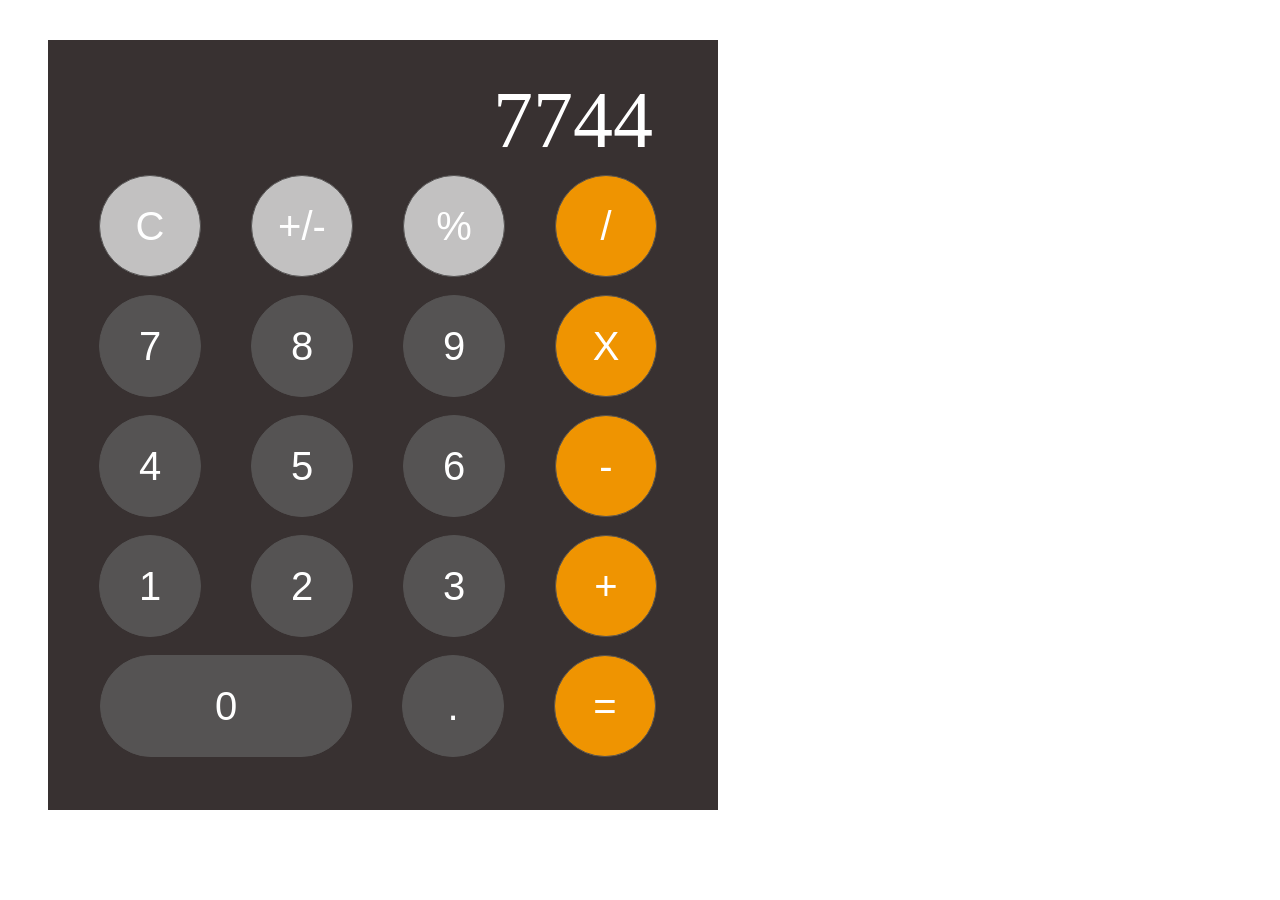
<file: 02.calculator/index.html>
<!DOCTYPE html>
<html lang="en">

<head>
    <meta charset="UTF-8">
    <meta name="viewport" content="width=device-width, initial-scale=1.0">
    <title>Document</title>
    <link rel="stylesheet" href="style.css">
</head>

<body>
    <div class="main">
        <div class="head">7744</div>
        <div class="table">
            <div class="inner">
                <div class="row1">
                    <div style="background-color: rgb(194, 193, 193);">C</div>
                    <div style="background-color: rgb(194, 193, 193);">+/-</div>
                    <div style="background-color: rgb(194, 193, 193);">%</div>
                    <div style="background-color: rgb(239, 148, 1)">/</div>
                </div>
                <div class="row1">
                    <div>7</div>
                    <div>8</div>
                    <div>9</div>
                    <div style="background-color: rgb(239, 148, 1)">X</div>
                </div>
                <div class="row1">
                    <div>4</div>
                    <div>5</div>
                    <div>6</div>
                    <div style="background-color: rgb(239, 148, 1)">-</div>
                </div>
                <div class="row1">
                    <div>1</div>
                    <div>2</div>
                    <div>3</div>
                    <div style="background-color: rgb(239, 148, 1)">+</div>
                </div>
                <div class="row1">
                    <div style="width: 250px; border-radius:65px; text-align: left;">0</div>
                    <div>.</div>
                    <div style="background-color: rgb(239, 148, 1)">=</div>
                </div>
                
            </div>
        </div>
    </div>
</body>

</html>
</file>
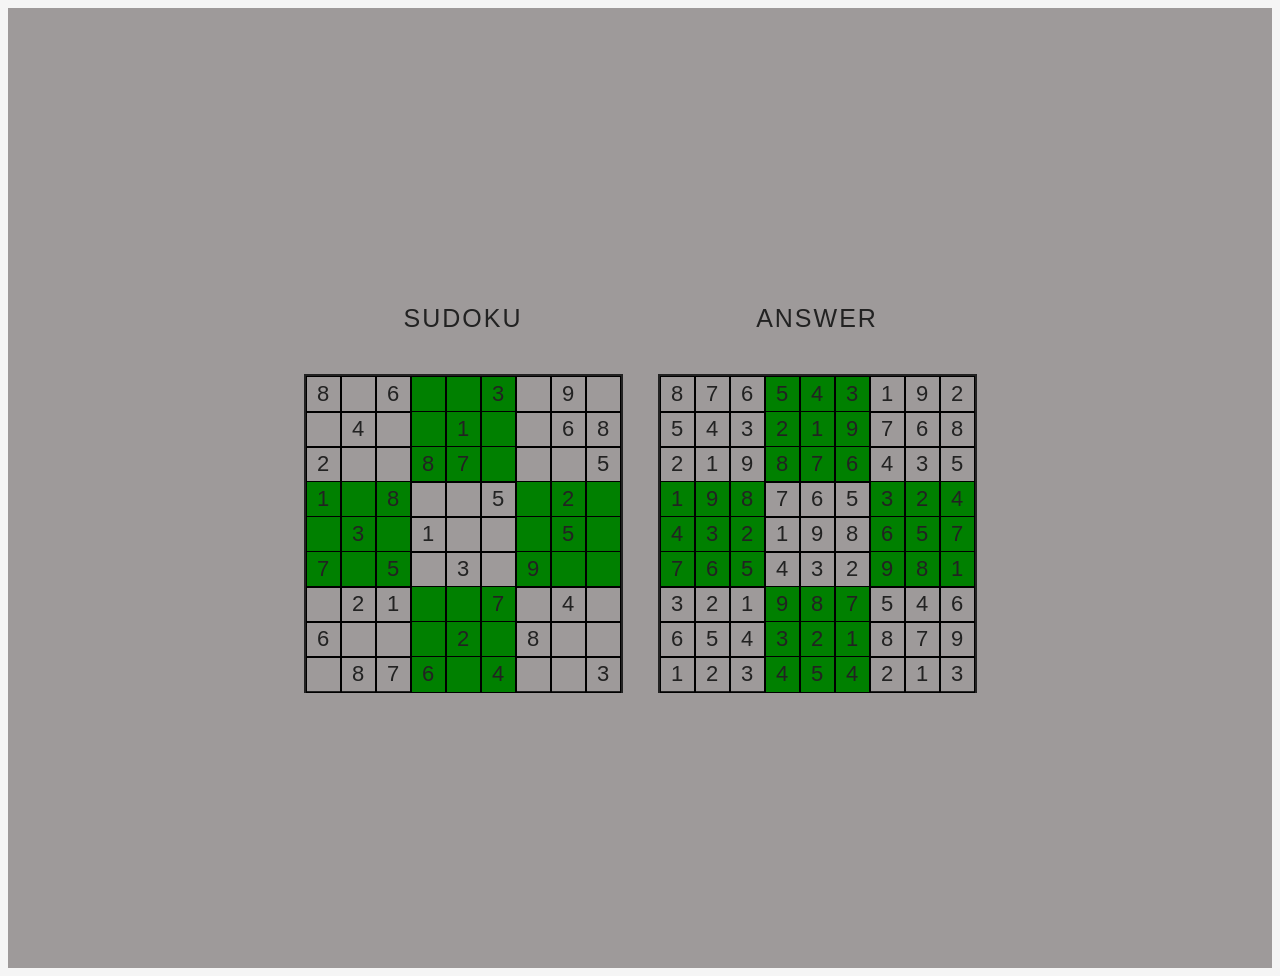
<file: 03.sudoku/index.html>
<!DOCTYPE html>
<html lang="en">

<head>
    <meta charset="UTF-8">
    <meta name="viewport" content="width=device-width, initial-scale=1.0">
    <title>Document</title>

    <link rel="stylesheet" href="style.css">
</head>

<body>

    <div class="container">
        <div class="main">
            <h2>SUDOKU</h2>
                <div class="sudoku">
                <div class="row">
                    <div class="cell">8</div>
                    <div class="cell"></div>
                    <div class="cell">6</div>
                    <div class="cell green"></div>
                    <div class="cell green"></div>
                    <div class="cell green">3</div>
                    <div class="cell"></div>
                    <div class="cell">9</div>
                    <div class="cell"></div>
                </div>
                <div class="row">
                    <div class="cell"></div>
                    <div class="cell">4</div>
                    <div class="cell"></div>
                    <div class="cell green"></div>
                    <div class="cell green">1</div>
                    <div class="cell green"></div>
                    <div class="cell"></div>
                    <div class="cell">6</div>
                    <div class="cell">8</div>
                </div>

                <div class="row">
                    <div class="cell">2</div>
                    <div class="cell"></div>
                    <div class="cell"></div>
                    <div class="cell green">8</div>
                    <div class="cell green">7</div>
                    <div class="cell green"></div>
                    <div class="cell"></div>
                    <div class="cell"></div>
                    <div class="cell">5</div>
                </div>
                <div class="row">
                    <div class="cell green">1</div>
                    <div class="cell green"></div>
                    <div class="cell green">8</div>
                    <div class="cell"></div>
                    <div class="cell"></div>
                    <div class="cell">5</div>
                    <div class="cell green"></div>
                    <div class="cell green">2</div>
                    <div class="cell green"></div>
                </div>
                <div class="row">
                    <div class="cell green"></div>
                    <div class="cell green">3</div>
                    <div class="cell green"></div>
                    <div class="cell">1</div>
                    <div class="cell"></div>
                    <div class="cell"></div>
                    <div class="cell green"></div>
                    <div class="cell green">5</div>
                    <div class="cell green"></div>
                </div>
                <div class="row">
                    <div class="cell green">7</div>
                    <div class="cell green"></div>
                    <div class="cell green">5</div>
                    <div class="cell"></div>
                    <div class="cell">3</div>
                    <div class="cell"></div>
                    <div class="cell green">9</div>
                    <div class="cell green"></div>
                    <div class="cell green"></div>
                </div>
                <div class="row">
                    <div class="cell"></div>
                    <div class="cell">2</div>
                    <div class="cell">1</div>
                    <div class="cell green"></div>
                    <div class="cell green"></div>
                    <div class="cell green">7</div>
                    <div class="cell"></div>
                    <div class="cell">4</div>
                    <div class="cell"></div>
                </div>
                <div class="row">
                    <div class="cell">6</div>
                    <div class="cell"></div>
                    <div class="cell"></div>
                    <div class="cell green"></div>
                    <div class="cell green">2</div>
                    <div class="cell green"></div>
                    <div class="cell">8</div>
                    <div class="cell"></div>
                    <div class="cell"></div>
                </div>
                <div class="row">
                    <div class="cell"></div>
                    <div class="cell">8</div>
                    <div class="cell">7</div>
                    <div class="cell green">6</div>
                    <div class="cell green"></div>
                    <div class="cell green">4</div>
                    <div class="cell"></div>
                    <div class="cell"></div>
                    <div class="cell">3</div>
                </div>

            </div>
        </div>
        <div class="main">

            <h2>ANSWER</h2>

            <div class="sudoku">
                <div class="row">
                    <div class="cell">8</div>
                    <div class="cell">7</div>
                    <div class="cell">6</div>
                    <div class="cell green">5</div>
                    <div class="cell green">4</div>
                    <div class="cell green">3</div>
                    <div class="cell">1</div>
                    <div class="cell">9</div>
                    <div class="cell">2</div>
                </div>
                <div class="row">
                    <div class="cell">5</div>
                    <div class="cell">4</div>
                    <div class="cell">3</div>
                    <div class="cell green">2</div>
                    <div class="cell green">1</div>
                    <div class="cell green">9</div>
                    <div class="cell">7</div>
                    <div class="cell">6</div>
                    <div class="cell">8</div>
                </div>
                <div class="row">
                    <div class="cell">2</div>
                    <div class="cell">1</div>
                    <div class="cell">9</div>
                    <div class="cell green">8</div>
                    <div class="cell green">7</div>
                    <div class="cell green">6</div>
                    <div class="cell">4</div>
                    <div class="cell">3</div>
                    <div class="cell">5</div>
                </div>
                <div class="row">
                    <div class="cell green">1</div>
                    <div class="cell green">9</div>
                    <div class="cell green">8</div>
                    <div class="cell">7</div>
                    <div class="cell">6</div>
                    <div class="cell">5</div>
                    <div class="cell green">3</div>
                    <div class="cell green">2</div>
                    <div class="cell green">4</div>
                </div>
                <div class="row">
                    <div class="cell green">4</div>
                    <div class="cell green">3</div>
                    <div class="cell green">2</div>
                    <div class="cell">1</div>
                    <div class="cell">9</div>
                    <div class="cell">8</div>
                    <div class="cell green">6</div>
                    <div class="cell green">5</div>
                    <div class="cell green">7</div>
                </div>
                <div class="row">
                    <div class="cell green">7</div>
                    <div class="cell green">6</div>
                    <div class="cell green">5</div>
                    <div class="cell">4</div>
                    <div class="cell">3</div>
                    <div class="cell">2</div>
                    <div class="cell green">9</div>
                    <div class="cell green">8</div>
                    <div class="cell green">1</div>
                </div>
                <div class="row">
                    <div class="cell">3</div>
                    <div class="cell">2</div>
                    <div class="cell">1</div>
                    <div class="cell green">9</div>
                    <div class="cell green">8</div>
                    <div class="cell green">7</div>
                    <div class="cell">5</div>
                    <div class="cell">4</div>
                    <div class="cell">6</div>
                </div>
                <div class="row">
                    <div class="cell">6</div>
                    <div class="cell">5</div>
                    <div class="cell">4</div>
                    <div class="cell green">3</div>
                    <div class="cell green">2</div>
                    <div class="cell green">1</div>
                    <div class="cell">8</div>
                    <div class="cell">7</div>
                    <div class="cell">9</div>
                </div>
                <div class="row">
                    <div class="cell">1</div>
                    <div class="cell">2</div>
                    <div class="cell">3</div>
                    <div class="cell green">4</div>
                    <div class="cell green">5</div>
                    <div class="cell green">4</div>
                    <div class="cell">2</div>
                    <div class="cell">1</div>
                    <div class="cell">3</div>
                </div>

            </div>
        </div>

    </div>

</body>
</html>
</file>
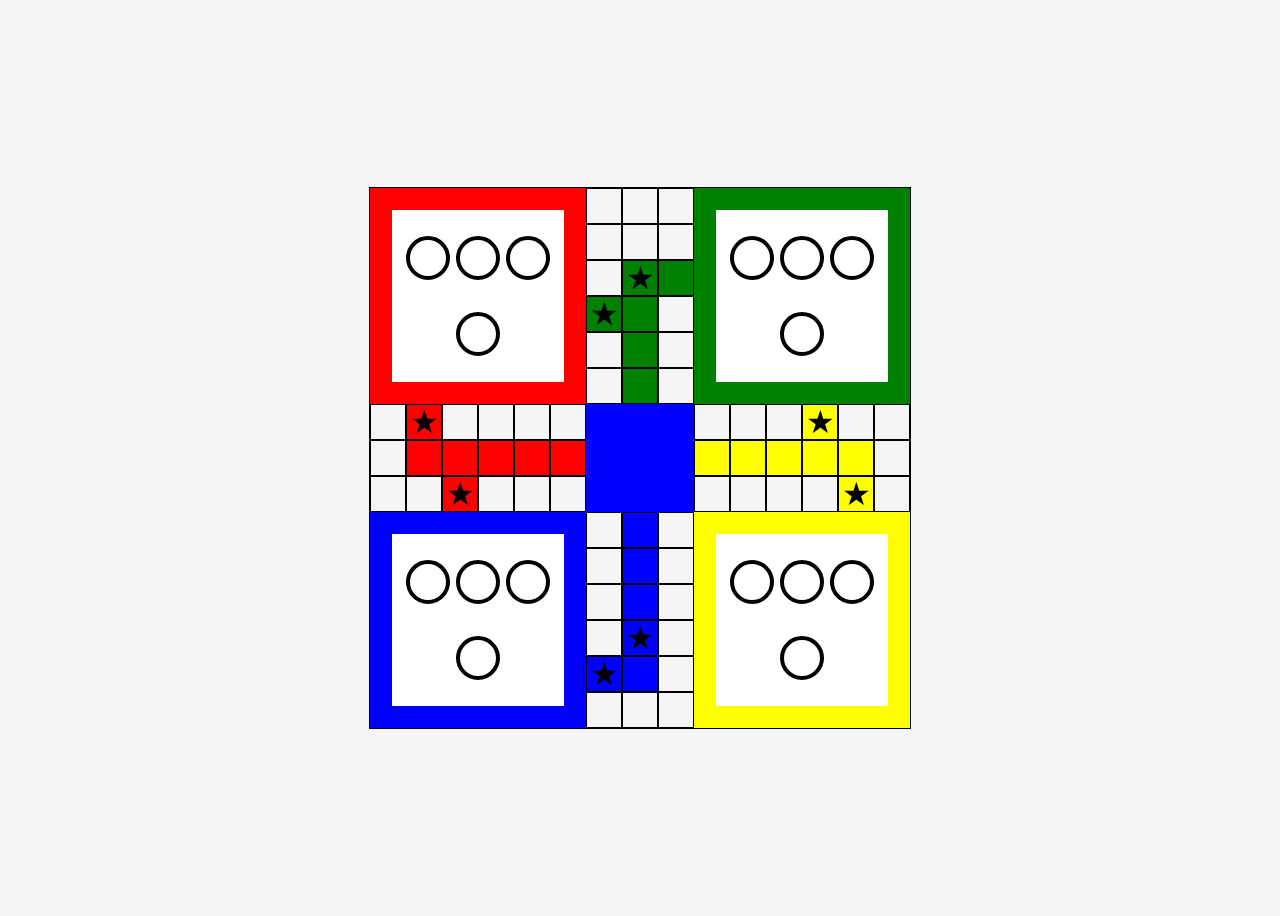
<file: 04.ludo/index.html>
<!DOCTYPE html>
<html lang="en">

<head>
    <meta charset="UTF-8">
    <meta name="viewport" content="width=device-width, initial-scale=1.0">
    <title>Document</title>
    <link rel="stylesheet" href="style.css">
</head>

<body>

    <div class="board">
        <div class="top">

            <div class="home red">
                <div class="inside">
                    <div></div>
                    <div></div>
                    <div></div>
                    <div></div>
                </div>
            </div>

            <div class="track vertical">
                <div class="row">
                    <div></div>
                    <div></div>
                    <div></div>
                </div>
                <div class="row">
                    <div></div>
                    <div></div>
                    <div></div>
                </div>
                <div class="row">
                    <div></div>
                    <div class="green">★</div>
                    <div class="green"></div>
                </div>
                <div class="row">
                    <div class="green">★</div>
                    <div class="green"></div>
                    <div></div>
                </div>
                <div class="row">
                    <div></div>
                    <div class="green"></div>
                    <div></div>
                </div>
                <div class="row">
                    <div></div>
                    <div class="green"></div>
                    <div></div>
                </div>
            </div>

            <div class="home green">
                <div class="inside">
                    <div></div>
                    <div></div>
                    <div></div>
                    <div></div>
                </div>
            </div>

        </div>
        <div class="middle">

            <div class="track horizontal">
                <div class="row">
                    <div></div>
                    <div class="red">★</div>
                    <div></div>
                    <div></div>
                    <div></div>
                    <div></div>
                </div>
                <div class="row">
                    <div></div>
                    <div class="red"></div>
                    <div class="red"></div>
                    <div class="red"></div>
                    <div class="red"></div>
                    <div class="red"></div>
                </div>
                <div class="row">
                    <div></div>
                    <div></div>
                    <div class="red">★</div>
                    <div></div>
                    <div></div>
                    <div></div>
                </div>
            </div>

            <div class="center">
                <div class="triangle green"></div>
                <div class="triangle red"></div>
                <div class="triangle yellow"></div>
                <div class="triangle blue"></div>
            </div>

            <div class="track horizontal">
                <div class="row">
                    <div></div>
                    <div></div>
                    <div></div>
                    <div class="yellow">★</div>
                    <div></div>
                    <div></div>
                </div>
                <div class="row">
                    <div class="yellow"></div>
                    <div class="yellow"></div>
                    <div class="yellow"></div>
                    <div class="yellow"></div>
                    <div class="yellow"></div>
                    <div></div>
                </div>
                <div class="row">
                    <div></div>
                    <div></div>
                    <div></div>
                    <div></div>
                    <div class="yellow">★</div>
                    <div></div>
                </div>
            </div>

        </div>
        <div class="bottom">

            <div class="home blue">
                <div class="inside">
                    <div></div>
                    <div></div>
                    <div></div>
                    <div></div>
                </div>
            </div>

            <div class="track vertical">
                <div class="row">
                    <div></div>
                    <div class="blue"></div>
                    <div></div>
                </div>
                <div class="row">
                    <div></div>
                    <div class="blue"></div>
                    <div></div>
                </div>
                <div class="row">
                    <div></div>
                    <div class="blue"></div>
                    <div></div>
                </div>
                <div class="row">
                    <div></div>
                    <div class="blue">★</div>
                    <div></div>
                </div>
                <div class="row">
                    <div class="blue">★</div>
                    <div class="blue"></div>
                    <div></div>
                </div>
                <div class="row">
                    <div></div>
                    <div></div>
                    <div></div>
                </div>
            </div>

            <div class="home yellow">
                <div class="inside">
                    <div></div>
                    <div></div>
                    <div></div>
                    <div></div>
                </div>
            </div>

        </div>

    </div>

</body>

</html>
</file>
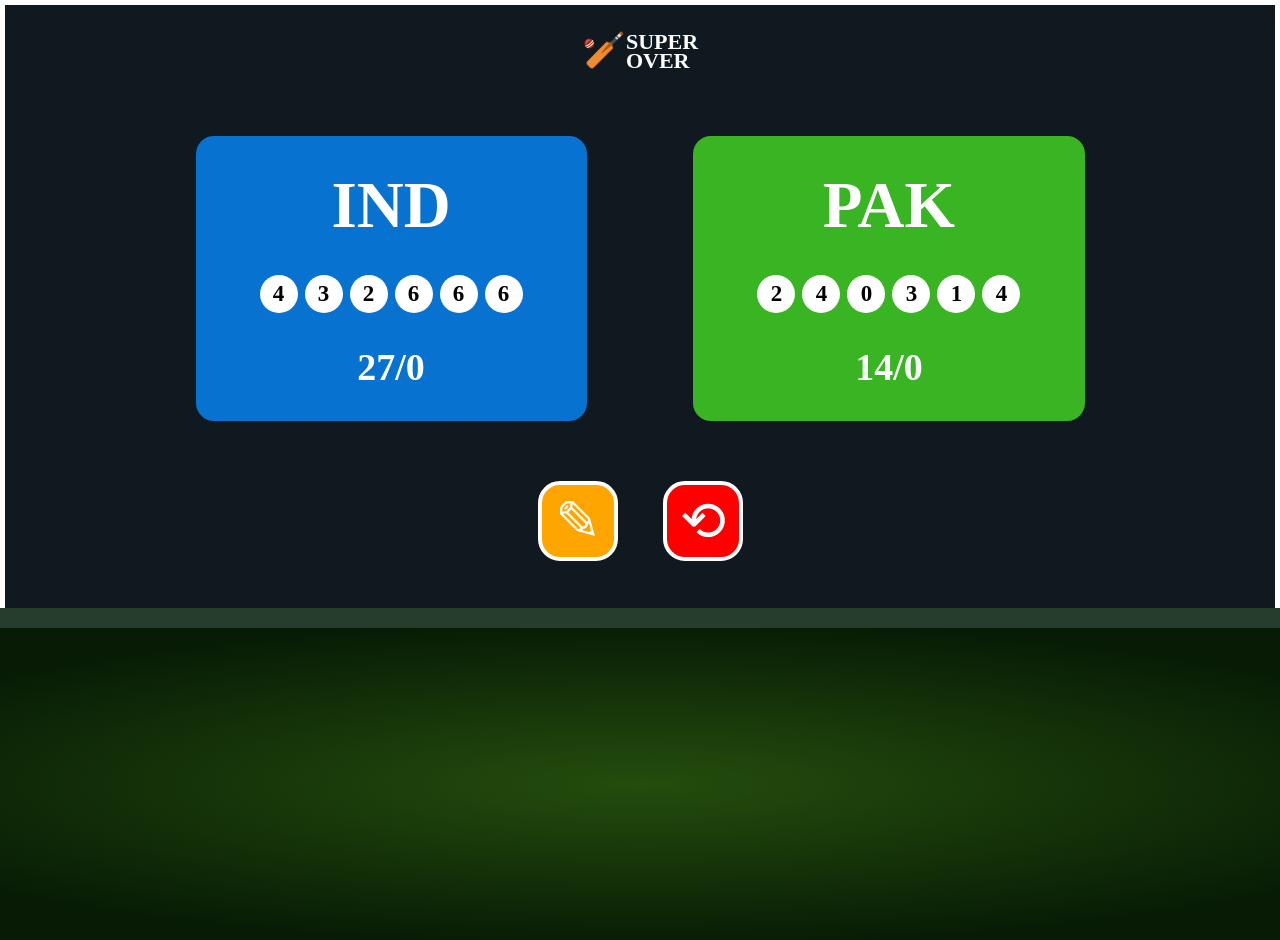
<file: 05.super over/index.html>
<!DOCTYPE html>
<html lang="en">

<head>
    <meta charset="UTF-8">
    <meta name="viewport" content="width=device-width, initial-scale=1.0">
    <title>Document</title>
    <link rel="stylesheet" href="style.css">
</head>
<body>
    <div class="stand">
        <div class="logo">
            <span>🏏</span>
            <div>
                <h3>SUPER</h3>
                <h3>OVER</h3>
            </div>
        </div>
        <div class="score">
            <div class="score-card india">
                <h1>IND</h1>
                <div class="runs">
                    <span>4</span>
                    <span>3</span>
                    <span>2</span>
                    <span>6</span>
                    <span>6</span>
                    <span>6</span>
                </div>
                <h2>27/0</h2>
            </div>
            <div class="score-card pakistan">
                <h1>PAK</h1>
                <div class="runs">
                    <span>2</span>
                    <span>4</span>
                    <span>0</span>
                    <span>3</span>
                    <span>1</span>
                    <span>4</span>
                </div>
                <h2>14/0</h2>
            </div>
        </div>
        <div class="buttons">
            <button class="change">✎</button>
            <button class="renew">⟲</button>
        </div>
    </div>
</body>
</html>
</file>
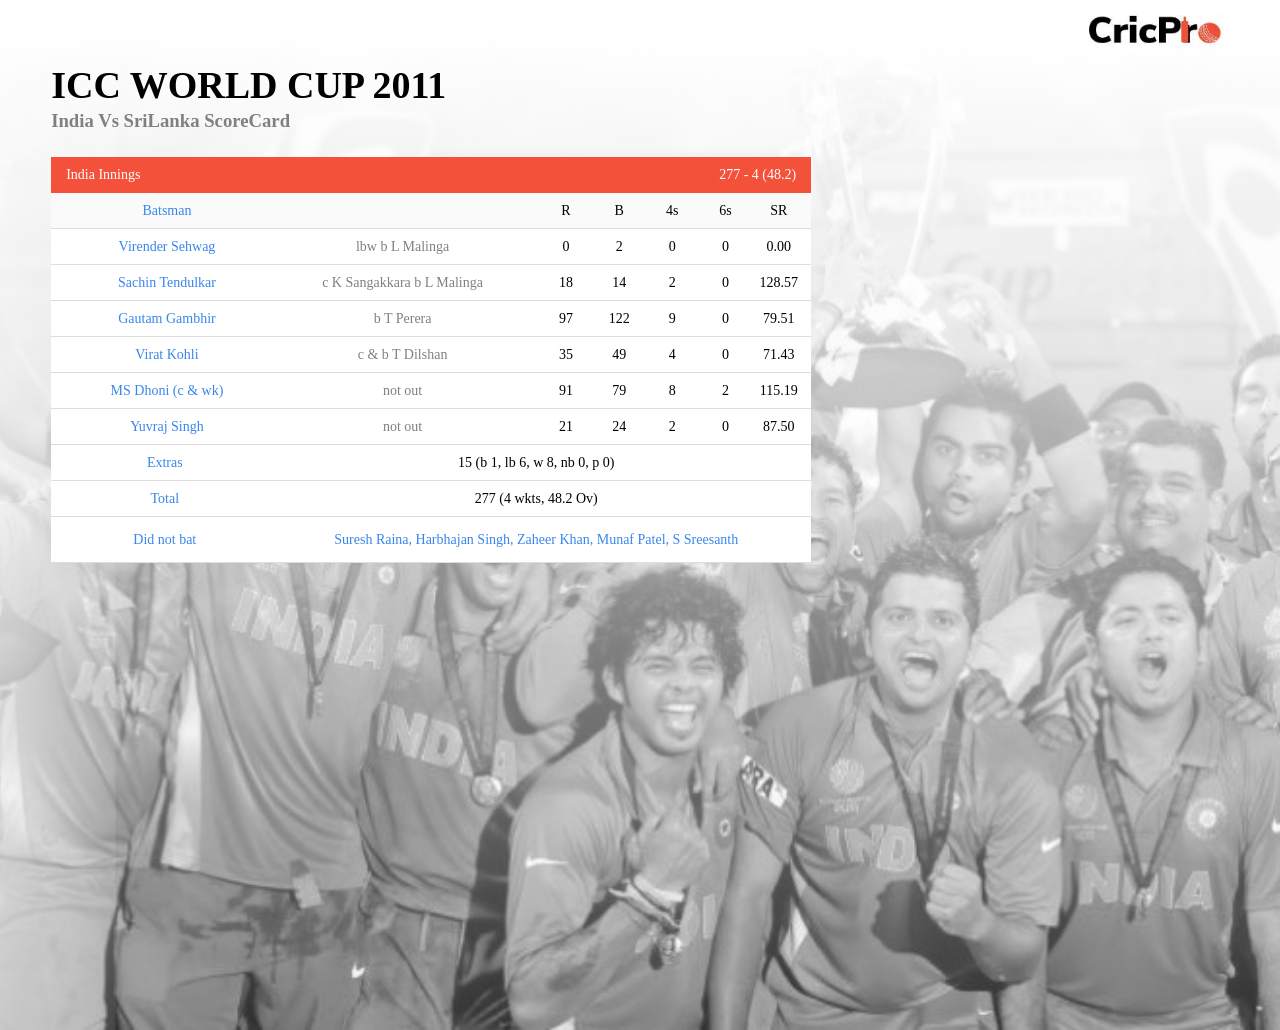
<file: 06.cricket_app/index.html>
<!DOCTYPE html>
<html lang="en">
<head>
    <meta charset="UTF-8">
    <meta name="viewport" content="width=device-width, initial-scale=1.0">
    <title>Document</title>
    <link rel="stylesheet" href="style.css">
</head>
<body>
    <div class="container">
        <div class="logo">
        <img src="logo.jpg" alt=""></div>

        <h1>ICC WORLD CUP 2011</h1>
        <h3>India Vs SriLanka ScoreCard</h3>

        <div class="scorecard">
            <div class="innings">
                <span>India Innings</span>
                <span>277 - 4 (48.2)</span>
            </div>
            <div class="row heading">
                <div class="player">Batsman</div>
                <div class="details"></div>
                <div>R</div>
                <div>B</div>
                <div>4s</div>
                <div>6s</div>
                <div>SR</div>
            </div>
            <div class="row">
                <div class="player">Virender Sehwag</div>
                <div class="details">lbw b L Malinga</div>
                <div>0</div><div>2</div><div>0</div><div>0</div><div>0.00</div>
            </div>
            <div class="row">
                <div class="player">Sachin Tendulkar</div>
                <div class="details">c K Sangakkara b L Malinga</div>
                <div>18</div>
                <div>14</div>
                <div>2</div>
                <div>0</div>
                <div>128.57</div>
            </div>
            <div class="row">
                <div class="player">Gautam Gambhir</div>
                <div class="details">b T Perera</div>
                <div>97</div>
                <div>122</div>
                <div>9</div>
                <div>0</div>
                <div>79.51</div>
            </div>
            <div class="row">
                <div class="player">Virat Kohli</div>
                <div class="details">c & b T Dilshan</div>
                <div>35</div>
                <div>49</div>
                <div>4</div>
                <div>0</div>
                <div>71.43</div>
            </div>
            <div class="row">
                <div class="player">MS Dhoni (c & wk)</div>
                <div class="details">not out</div>
                <div>91</div>
                <div>79</div>
                <div>8</div>
                <div>2</div>
                <div>115.19</div>
            </div>
            <div class="row">
                <div class="player">Yuvraj Singh</div>
                <div class="details">not out</div>
                <div>21</div>
                <div>24</div>
                <div>2</div>
                <div>0</div>
                <div>87.50</div>
            </div>
            <div class="row">
                <div class="player black">Extras</div>
                <div class="extra">15 (b 1, lb 6, w 8, nb 0, p 0)</div>
            </div>
            <div class="row">
                <div class="player black">Total</div>
                <div class="extra">277 (4 wkts, 48.2 Ov)</div>
            </div>
            <div class="row last">
                <div class="player black">Did not bat</div>
                <div class="notbat">
                    Suresh Raina, Harbhajan Singh, Zaheer Khan,
                    Munaf Patel, S Sreesanth
                </div>
            </div>
        </div>
    </div>
</body>
</html>
</file>
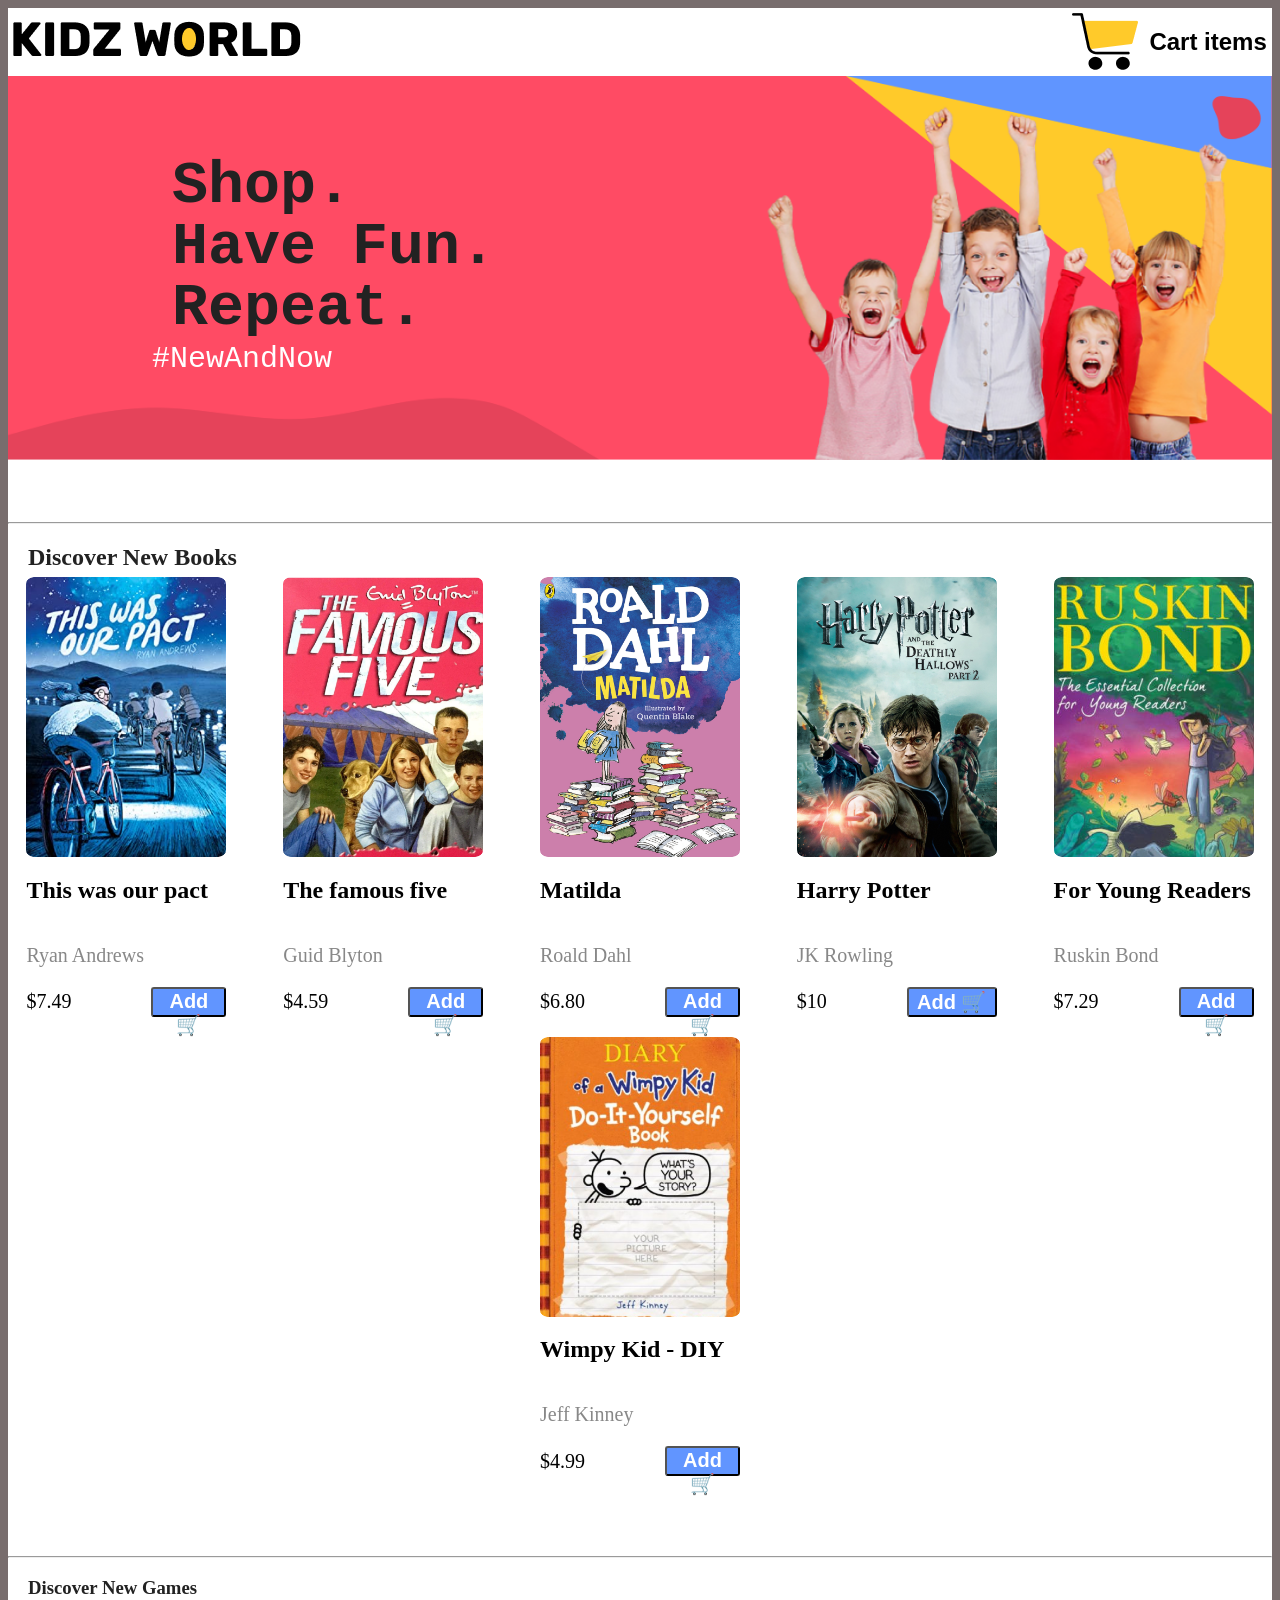
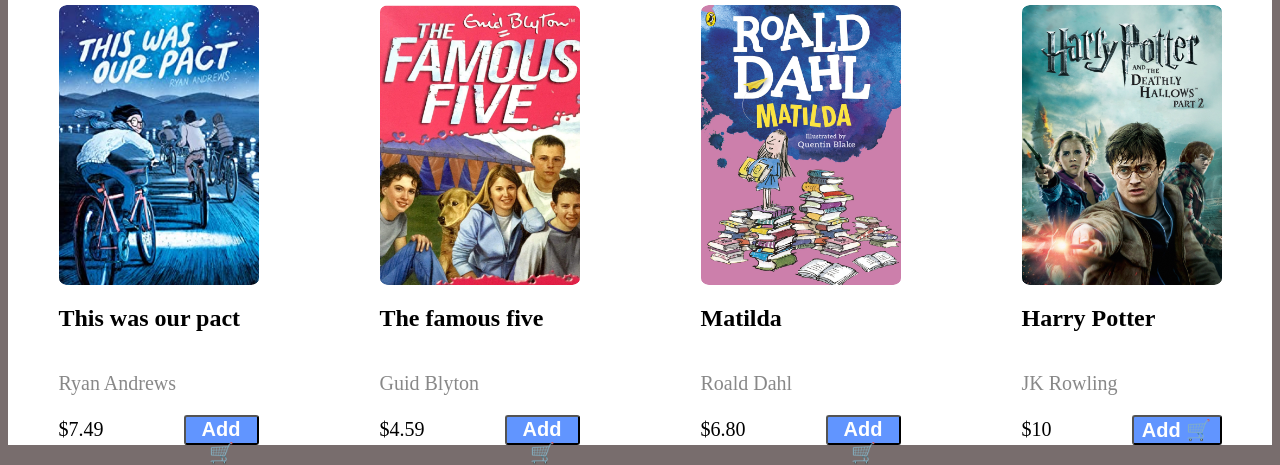
<file: 07.Kidz-world/index.html>
<!DOCTYPE html>
<html lang="en">
<head>
    <meta charset="UTF-8">
    <meta name="viewport" content="width=device-width, initial-scale=1.0">
    <title>Document</title>
    <link rel="stylesheet" href="style.css">
</head>
<body>
    <div class="main">
        <div class="head">
            <div class="logo">
                <img src="kw-logo.png" alt="">
            </div>
            <div class="side">
            <img src="cart-icon.png" alt="">
            <h2>Cart items</h2></div>
        </div>
        <div class="image">
            <pre><h1>    Shop.</h1>
            <h1>    Have Fun.</h1>
            <h1>    Repeat.</h1>
            <p>        #NewAndNow</p></pre>
        </div>
        
<br><br><br><hr>
        <section class="book-section">
        <h1>Discover New Books</h1>

        <div class="book-container">

            <div class="book-card">
                <img src="book1.png"
                    alt="">
                <h2>This was our pact</h2>
                <p class="author">Ryan Andrews</p>
                <div class="book-footer">
                    <span class="price">$7.49</span>
                    <button>Add 🛒</button>
                </div>
            </div>

            <div class="book-card">
                <img src="book2.png"
                    alt="">
                <h2>The famous five</h2>
                <p class="author">Guid Blyton</p>
                <div class="book-footer">
                    <span class="price">$4.59</span>
                    <button>Add 🛒</button>
                </div>
            </div>

            <div class="book-card">
                <img src="book3.png"
                    alt="">
                <h2>Matilda</h2>
                <p class="author">Roald Dahl</p>
                <div class="book-footer">
                    <span class="price">$6.80</span>
                    <button>Add 🛒</button>
                </div>
            </div>

            
            <div class="book-card">
                <img src="book4.png"
                    alt="">
                <h2>Harry Potter</h2>
                <p class="author">JK Rowling</p>
                <div class="book-footer">
                    <span class="price">$10</span>
                    <button>Add 🛒</button>
                </div>
            </div>

        
            <div class="book-card">
                <img src="book5.png"
                    alt="">
                <h2>For Young Readers</h2>
                <p class="author">Ruskin Bond</p>
                <div class="book-footer">
                    <span class="price">$7.29</span>
                    <button>Add 🛒</button>
                </div>
            </div>

            <div class="book-card">
                <img src="book6.png"
                    alt="Wimpy Kid DIY">
                <h2>Wimpy Kid - DIY</h2>
                <p class="author">Jeff Kinney</p>
                <div class="book-footer">
                    <span class="price">$4.99</span>
                    <button>Add 🛒</button>
                </div>
            </div>

            </div>

<br><br><br><br><hr>

            <section class="book-section">
        <h1>Discover New Games</h1>

        <div class="book-container">

            <div class="book-card">
                <img src="book1.png"
                    alt="">
                <h2>This was our pact</h2>
                <p class="author">Ryan Andrews</p>
                <div class="book-footer">
                    <span class="price">$7.49</span>
                    <button>Add 🛒</button>
                </div>
            </div>

            <div class="book-card">
                <img src="book2.png"
                    alt="">
                <h2>The famous five</h2>
                <p class="author">Guid Blyton</p>
                <div class="book-footer">
                    <span class="price">$4.59</span>
                    <button>Add 🛒</button>
                </div>
            </div>

            <div class="book-card">
                <img src="book3.png"
                    alt="">
                <h2>Matilda</h2>
                <p class="author">Roald Dahl</p>
                <div class="book-footer">
                    <span class="price">$6.80</span>
                    <button>Add 🛒</button>
                </div>
            </div>

            
            <div class="book-card">
                <img src="book4.png"
                    alt="">
                <h2>Harry Potter</h2>
                <p class="author">JK Rowling</p>
                <div class="book-footer">
                    <span class="price">$10</span>
                    <button>Add 🛒</button>
                </div>
            </div>

            </div>
        </section>
        </section>
    </div>
</body>
</html>
</file>
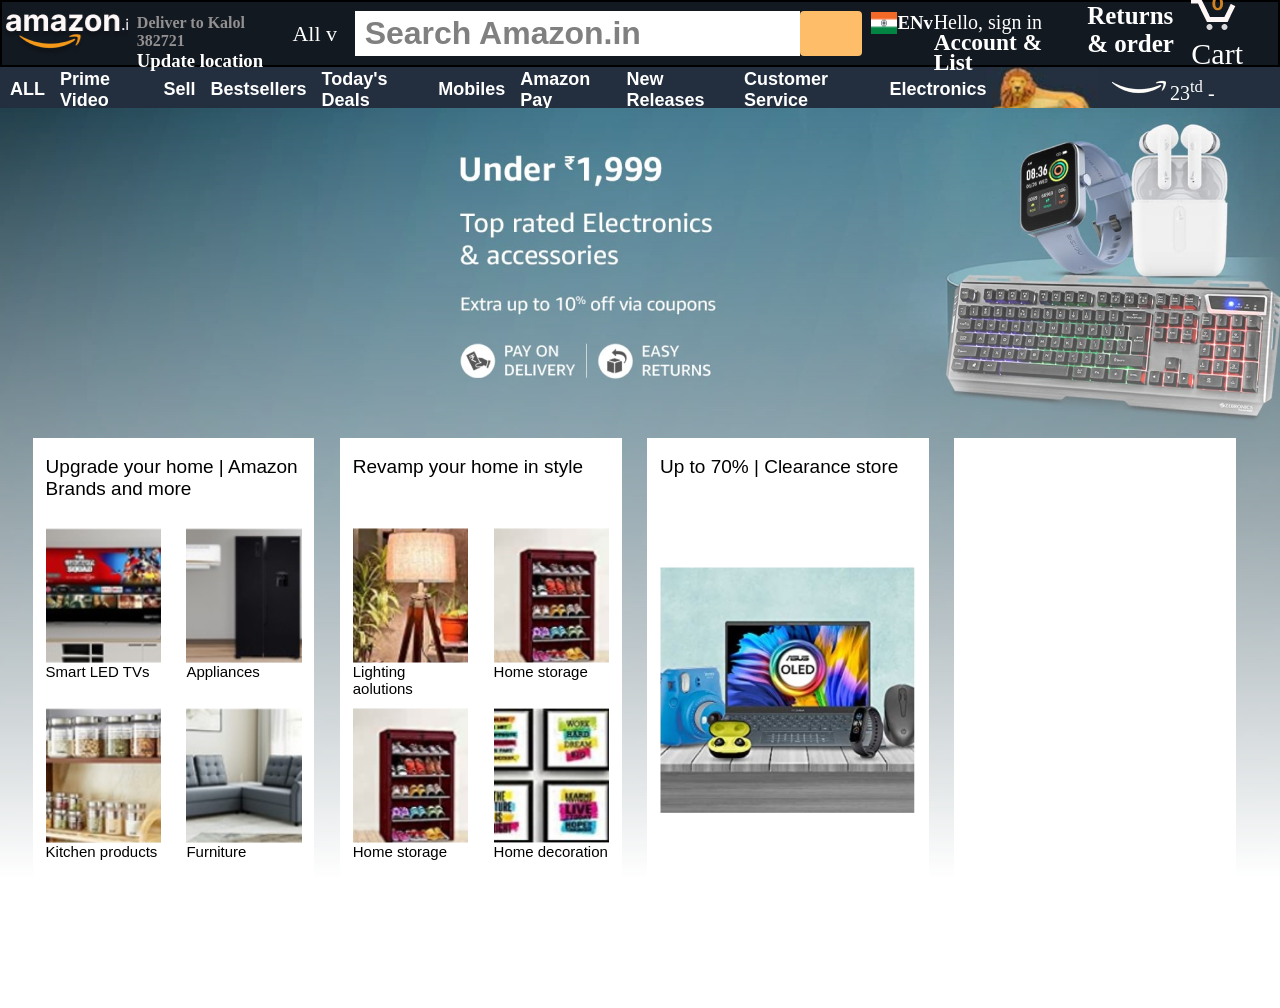
<file: 09.amazon-clone/index.html>
<!DOCTYPE html>
<html lang="en">
<head>
    <meta charset="UTF-8">
    <meta name="viewport" content="width=device-width, initial-scale=1.0">
    <title>Document</title>
    <link rel="stylesheet" href="style.css">
</head>
<body>
    <div class="page">
        <div class="header">
            <div class="head">
                <div class="logo"></div>
                <div class="location">
                    <div class="logo-location"></div>
                    <div><h4 style="color: rgb(146, 144, 144);">Deliver to Kalol 382721</h4>
                        <h3>Update location</h3>
                    </div>
                </div>
                <div class="search">
                    <div class="all">All v</div>
                    <div class="search-bar"><h1>Search Amazon.in</h1></div>
                    <div class="search-image"></div>
                </div>
                <div class="lang">
                    <div class="flag-img"><img src="indian flag.png" alt=""><h3>ENv</h3></div>
                
                </div>
                <div class="account">
                    <div class="sign">Hello, sign in</div>
                    <div><h3>Account & List</h3></div>
                </div>
                <div class="return"><h4>Returns<br>& order</h4></div>
                <div class="cart">
                    <div><img src="cart icon.png" alt="">Cart</div>
                    <div></div>
                </div>
            </div>
            <div class="navbar">
                <div class="nav-start">
                    <div>ALL</div>
                    <div>Prime Video</div>
                    <div>Sell</div>
                    <div>Bestsellers</div>
                    <div>Today's Deals</div>
                    <div>Mobiles</div>
                    <div>Amazon Pay</div>
                    <div>New Releases</div>
                    <div>Customer Service</div>
                    <div>Electronics</div>
                

                </div>
                    <div class="nav-end">
                        <div class="lion"></div>
                        <!-- <div class="prime-text"> -->
                        <!-- <div class="prime"><h5>Prime day</h5></div> -->
                        <div class="prime-logo"><img src="amazon design.png" alt="">23<sup>td</sup> - 24<sup>th</sup>July</div>
                    </div>
                </div>

            </div>

        </div>
        <div class="back">
        <div class="grids">
                <div class="grid1">
                    <div class="text">Upgrade your home | Amazon <br>Brands and more</div>
                    <div class="item"><br>
                        <div>
                            <div><img src="image 17.png">Smart LED TVs</div>
                            <div><img src="image 18.png">Appliances</div>
                        </div><br>
                        <div>
                            <div><img src="image 19.png">Kitchen products</div>
                            <div><img src="image 20.png">Furniture</div>
                        </div>
                    </div>
                </div>
                <div class="grid2">
                    <div class="text">Revamp your home in style</div>
                    <div class="item"><br>
                        <div>
                            <div><img src="image 21.png">Lighting aolutions</div>
                            <div><img src="image 22.png">Home storage</div>
                        </div><br>
                        <div>
                            <div><img src="image 22.png">Home storage</div>
                            <div><img src="image 24.png">Home decoration</div>
                        </div>
                    </div>
                </div>
                <div class="grid3">
                    <div class="text">Up to 70% | Clearance store</div>
                    <div class="item"><img src="image 26.png" alt="">
                        <!-- <div>
                            <div><img src="image 25.png">Bedsheets, curtains</div>
                            <div><img src="image 19.png">Kitchen products</div>
                        </div><br>
                        <div>
                            <div><img src="image 18.png">Appliances</div>
                            <div><img src="image 17.png">Smart LED TVs</div>
                        </div> -->
                    </div>
                </div>
                <div class="grid4">
                    <div class="item"></div><br>
                    <div class="item"></div>
                </div>
            </div></div>
    </div>
    

</body>
</html>
</file>
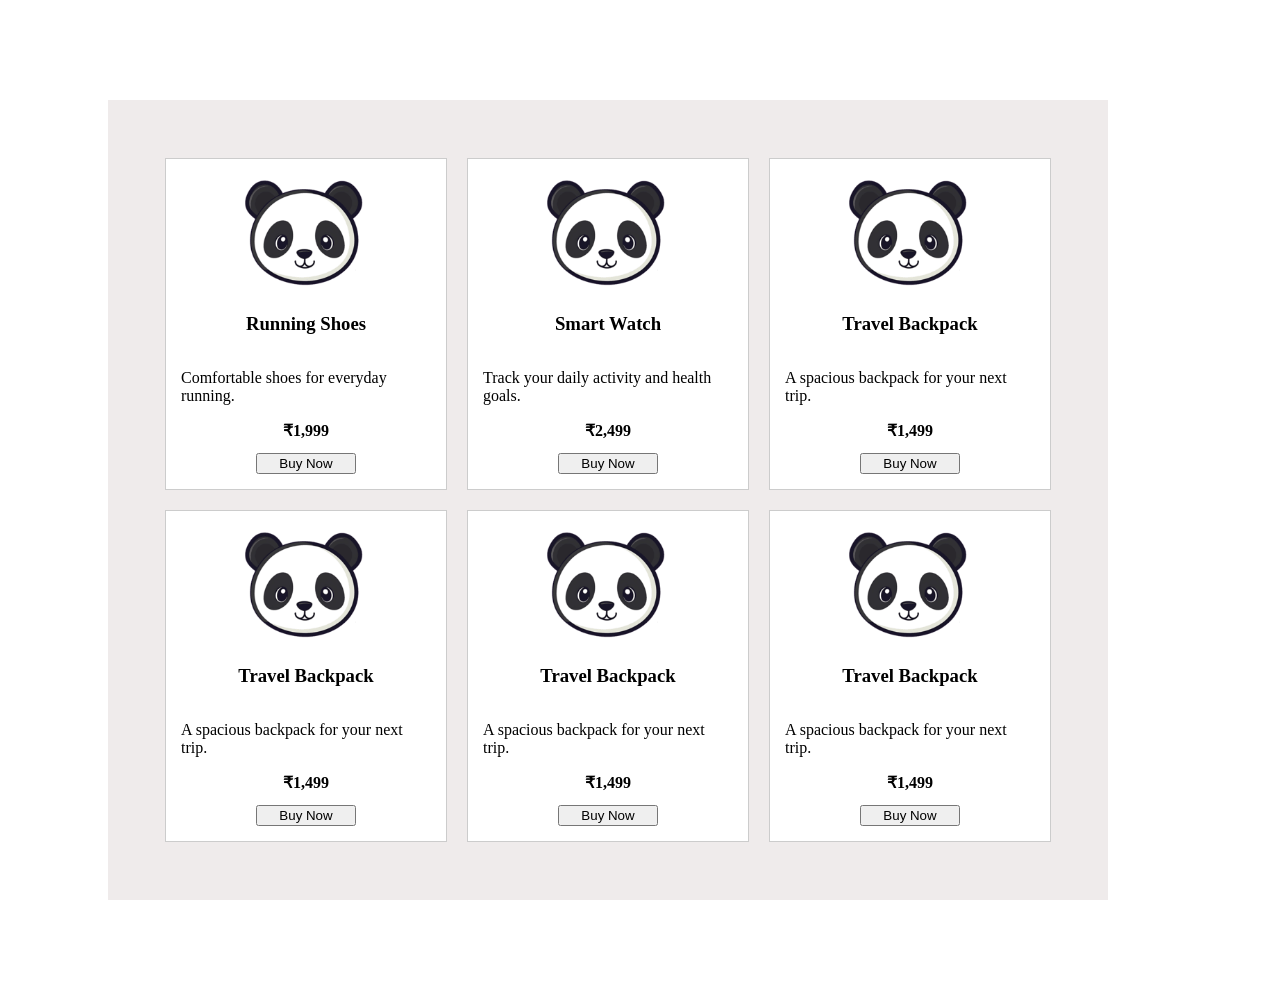
<file: 01.Assignment/Question 2 — Fix the product card layout/index.html>
<!DOCTYPE html>
<html lang="en">

<head>
  <meta charset="UTF-8">
  <meta name="viewport" content="width=device-width, initial-scale=1.0">
  <title>Document</title>
  <link rel="stylesheet" href="style.css">
</head>

<body>
  <section class="products">
    <article class="product">
      <img src="pan.png" alt="Running shoe">
      <h3>Running Shoes</h3>
      <p>Comfortable shoes for everyday running.</p>
      <strong>₹1,999</strong>
      <button>Buy Now</button>
    </article>

    <article class="product">
      <img src="pan.png" alt="Watch">
      <h3>Smart Watch</h3>
      <p>Track your daily activity and health goals.</p>
      <strong>₹2,499</strong>
      <button>Buy Now</button>
    </article>

    <article class="product">
      <img src="pan.png" alt="Backpack">
      <h3>Travel Backpack</h3>
      <p>A spacious backpack for your next trip.</p>
      <strong>₹1,499</strong>
      <button>Buy Now</button>
    </article>

    <article class="product">
      <img src="pan.png" alt="Backpack">
      <h3>Travel Backpack</h3>
      <p>A spacious backpack for your next trip.</p>
      <strong>₹1,499</strong>
      <button>Buy Now</button>
    </article>
    <article class="product">
      <img src="pan.png" alt="Backpack">
      <h3>Travel Backpack</h3>
      <p>A spacious backpack for your next trip.</p>
      <strong>₹1,499</strong>
      <button>Buy Now</button>
    </article>
    <article class="product">
      <img src="pan.png" alt="Backpack">
      <h3>Travel Backpack</h3>
      <p>A spacious backpack for your next trip.</p>
      <strong>₹1,499</strong>
      <button>Buy Now</button>
    </article>
  </section>
</body>

</html>
</file>
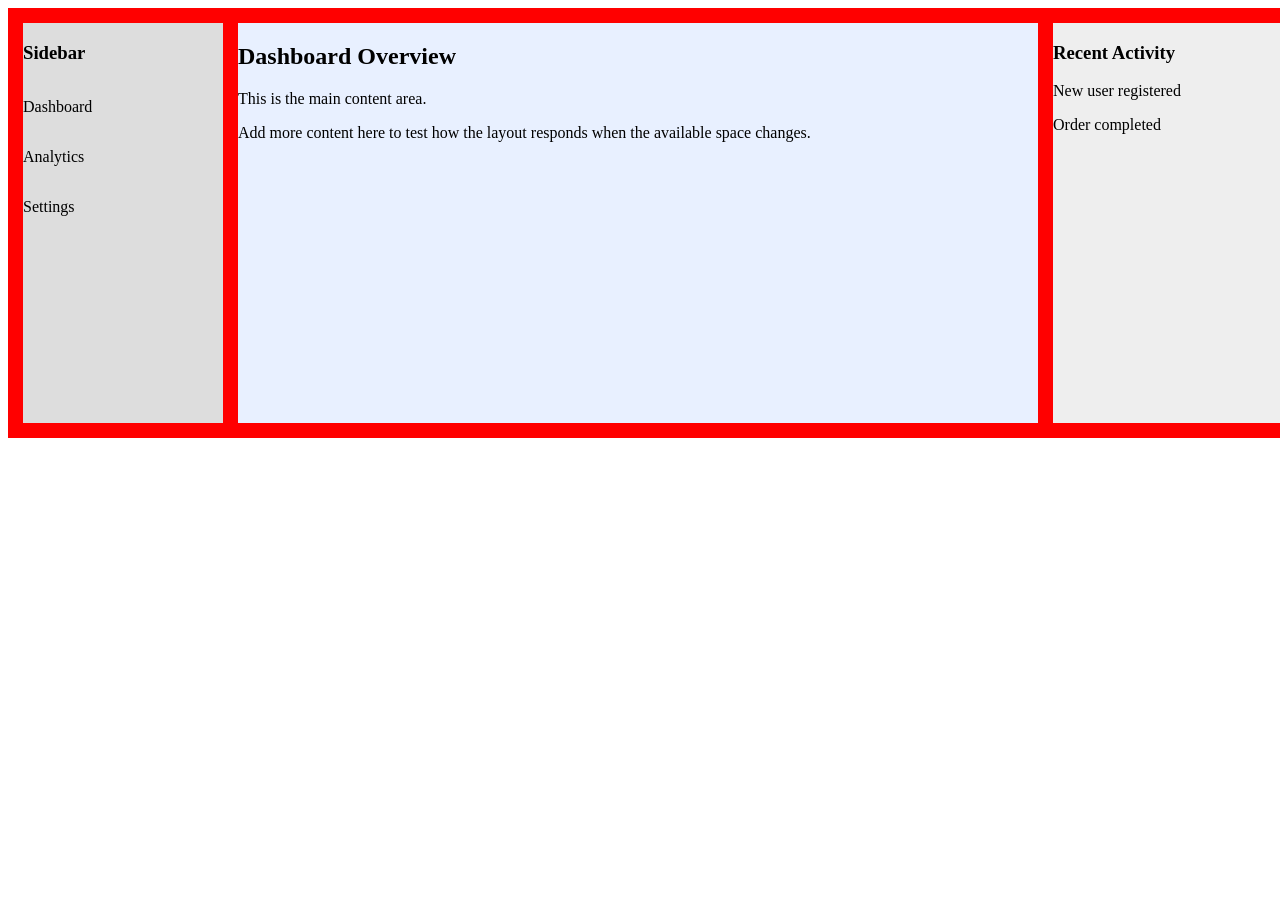
<file: 01.Assignment/Question 3 — Fix the flexible dashboard columns/index.html>
<!DOCTYPE html>
<html lang="en">
<head>
    <meta charset="UTF-8">
    <meta name="viewport" content="width=device-width, initial-scale=1.0">
    <title>Document</title>
    <link rel="stylesheet" href="style.css">
</head>
<body>
<div class="dashboard">
  <aside class="sidebar">
    <h3>Sidebar</h3>
    <p>Dashboard</p>
    <p>Analytics</p>
    <p>Settings</p>
  </aside>

  <main class="main-content">
    <h2>Dashboard Overview</h2>
    <p>This is the main content area.</p>
    <p>
      Add more content here to test how the layout
      responds when the available space changes.
    </p>
  </main>

  <aside class="activity-panel">
    <h3>Recent Activity</h3>
    <p>New user registered</p>
    <p>Order completed</p>
  </aside>
</div>
</body>
</html>
</file>
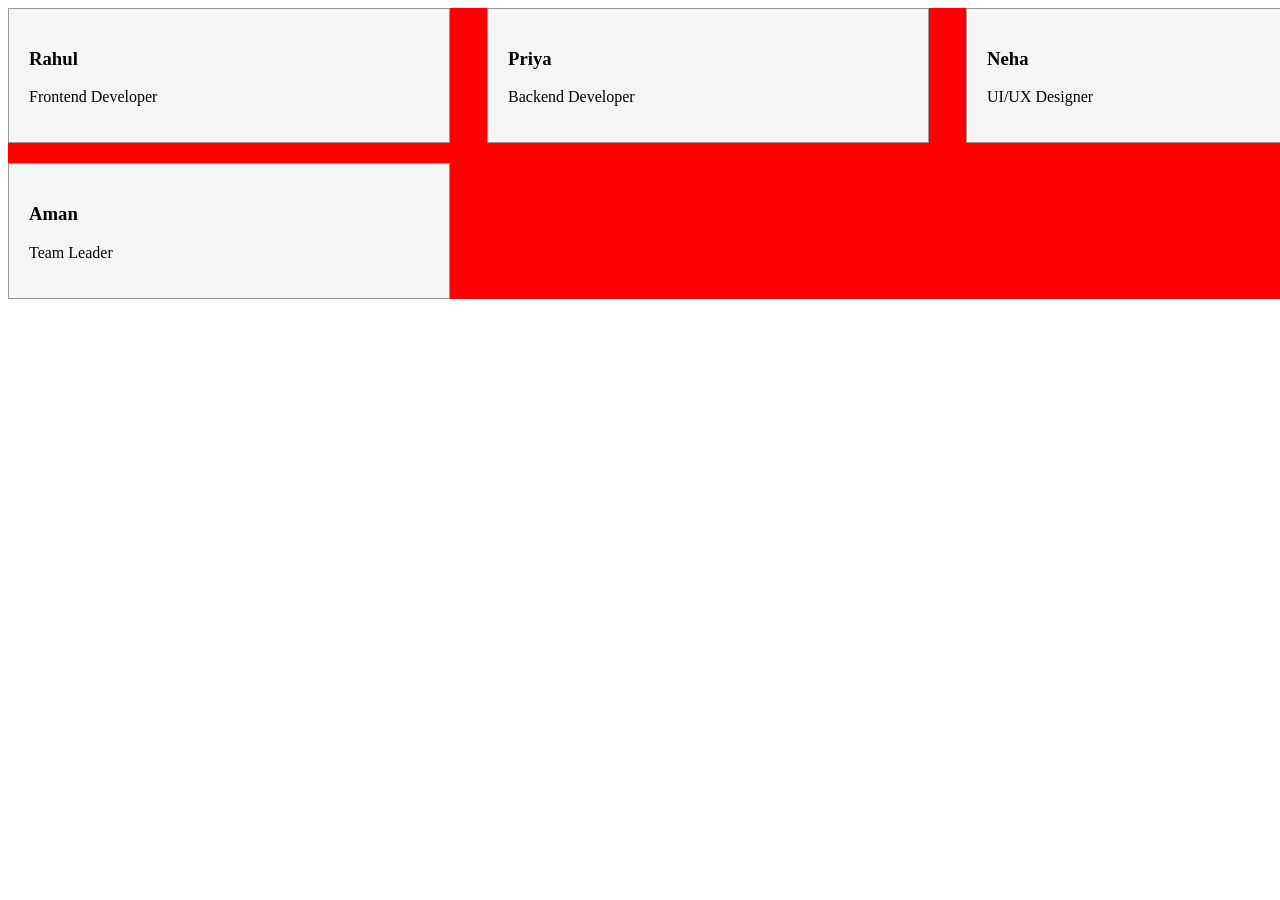
<file: 01.Assignment/Question 4 — Fix the responsive team section/index.html>
<!DOCTYPE html>
<html lang="en">
<head>
    <meta charset="UTF-8">
    <meta name="viewport" content="width=device-width, initial-scale=1.0">
    <title>Document</title>
    <link rel="stylesheet" href="style.css">
</head>
<body>
<section class="team">
  <article class="member">
    <h3>Rahul</h3>
    <p>Frontend Developer</p>
  </article>

  <article class="member">
    <h3>Priya</h3>
    <p>Backend Developer</p>
  </article>

  <article class="member">
    <h3>Aman</h3>
    <p>Team Leader</p>
  </article>

  <article class="member">
    <h3>Neha</h3>
    <p>UI/UX Designer</p>
  </article>
</section>
</body>
</html>
</file>
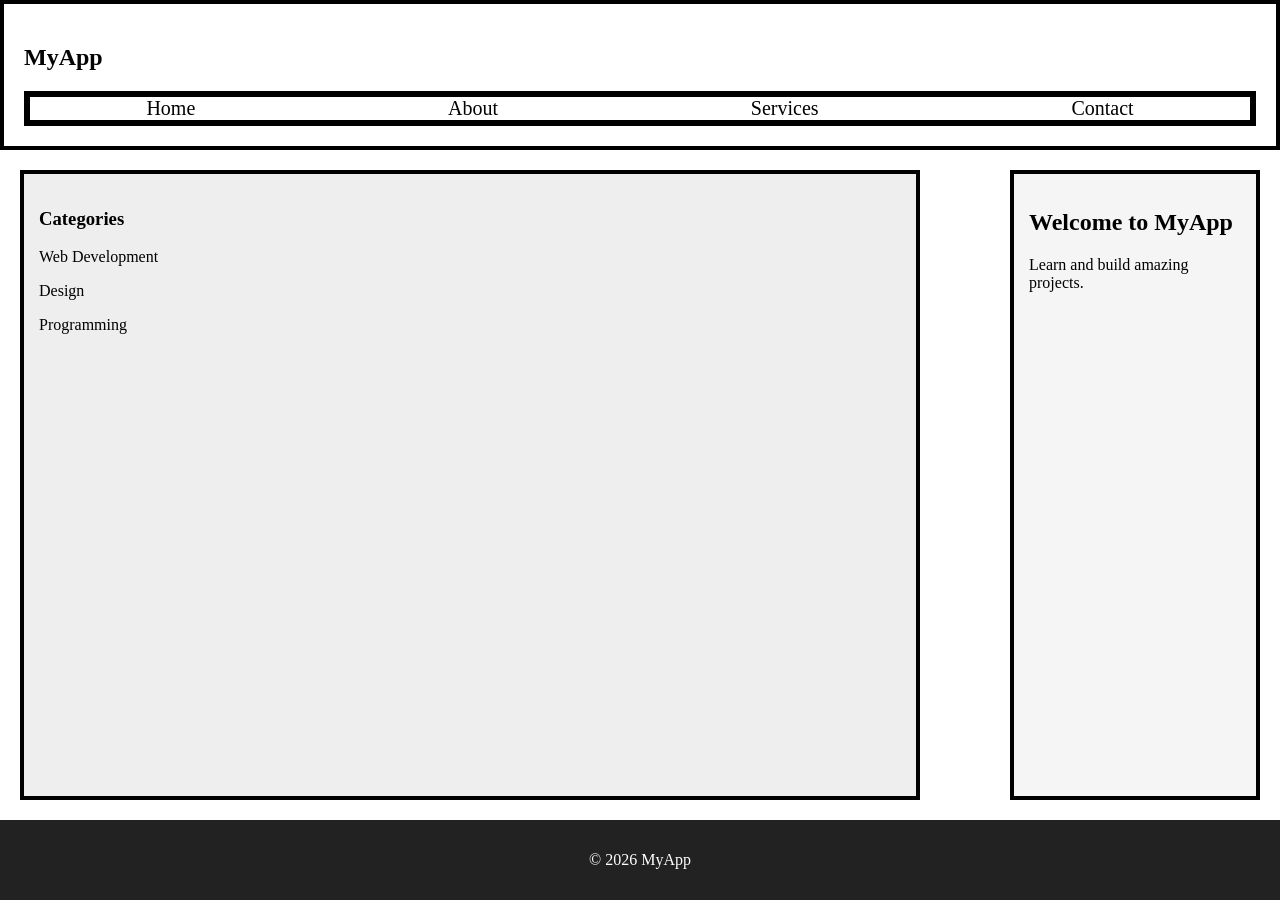
<file: 01.Assignment/Question 5 — Fix the complete application layout/index.html>
<!DOCTYPE html>
<html lang="en">
<head>
    <meta charset="UTF-8">
    <meta name="viewport" content="width=device-width, initial-scale=1.0">
    <title>Document</title>
    <link rel="stylesheet" href="style.css">
</head>
<body>
<div class="app">
  <header class="header">
    <h2>MyApp</h2>

    <nav>
      <a href="#">Home</a>
      <a href="#">About</a>
      <a href="#">Services</a>
      <a href="#">Contact</a>
    </nav>
  </header>

  <main class="main">
    <aside class="sidebar">
      <h3>Categories</h3>
      <p>Web Development</p>
      <p>Design</p>
      <p>Programming</p>
    </aside>

    <section class="content">
      <h1>Welcome to MyApp</h1>
      <p>Learn and build amazing projects.</p>
    </section>
  </main>

  <footer class="footer">
    <p>© 2026 MyApp</p>
  </footer>
</div>
</body>
</html>
</file>
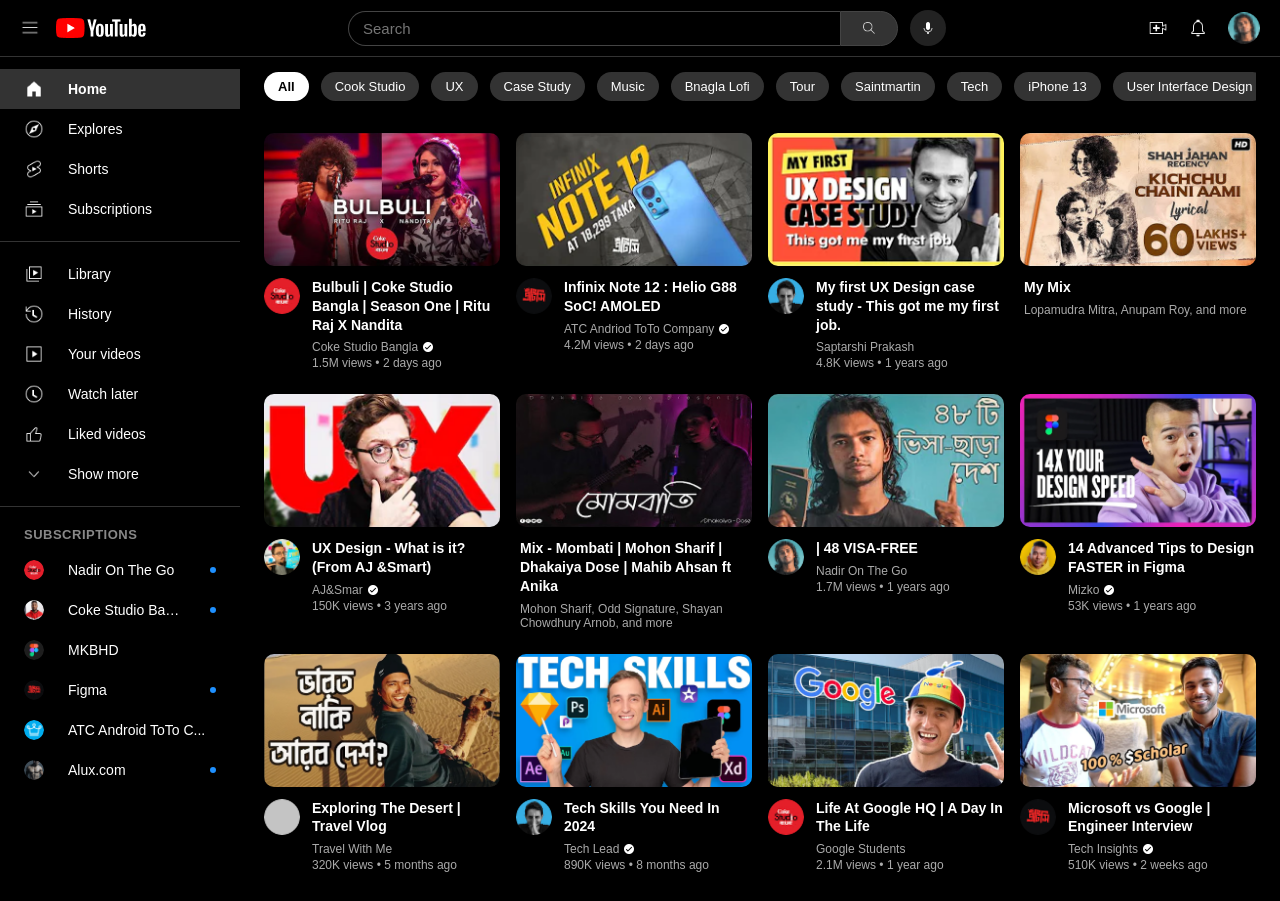
<file: 08.youtube-clone/assignment8.html>
﻿<!DOCTYPE html>
<html lang="en">

<head>
    <meta charset="UTF-8">
    <meta name="viewport" content="width=device-width, initial-scale=1.0">
    <title>Document</title>
    <link rel="stylesheet" href="assignment8.css">
</head>

<body>
    <header class="hd">
        <div class="hl">
            <button class="btn" type="button"><img src="assets/hambarger.png" alt="Menu"></button>
            <img src="assets/Youtube logo.png" alt="YouTube" class="logo">
        </div>
        <div class="hc">
            <div class="sbox">
                <input type="text" placeholder="Search">
                <button class="sbtn" type="button"><img src="assets/search.png" alt="Search"></button>
            </div>
            <button class="mic" type="button"><img src="assets/mic.png" alt="Mic"></button>
        </div>
        <div class="hr">
            <button class="btn" type="button"><img src="assets/create.png" alt="Create"></button>
            <button class="btn" type="button"><img src="assets/bell.png" alt="Bell"></button>
            <img src="assets/Ellipse 1.png" alt="User" class="user">
        </div>
    </header>
    <div class="app">
        <aside class="side">
            <nav class="nav">
                <a href="#" class="link on"><img src="assets/home.png" alt="Home"><span>Home</span></a>
                <a href="#" class="link"><img src="assets/explore.png" alt="Explores"><span>Explores</span></a>
                <a href="#" class="link"><img src="assets/shorts.png" alt="Shorts"><span>Shorts</span></a>
                <a href="#" class="link"><img src="assets/subscription.png"
                        alt="Subscriptions"><span>Subscriptions</span></a>
            </nav>
            <div class="div"></div>
            <nav class="nav">
                <a href="#" class="link"><img src="assets/library.png" alt="Library"><span>Library</span></a>
                <a href="#" class="link"><img src="assets/history.png" alt="History"><span>History</span></a>
                <a href="#" class="link"><img src="assets/your_video.png" alt="Your videos"><span>Your videos</span></a>
                <a href="#" class="link"><img src="assets/watch_later.png" alt="Watch later"><span>Watch
                        later</span></a>
                <a href="#" class="link"><img src="assets/liked.png" alt="Liked videos"><span>Liked videos</span></a>
                <a href="#" class="link"><img src="assets/down_arrow.png" alt="Show more"><span>Show more</span></a>
            </nav>
            <div class="div"></div>
            <div class="sub-h">SUBSCRIPTIONS</div>
            <nav class="nav">
                <a href="#" class="link"><img src="assets/Ellipse 1 (1).png" alt="Nadir" class="chan"><span
                        class="ctxt">Nadir On The Go</span><span class="dot"></span></a>
                <a href="#" class="link"><img src="assets/Ellipse 1 (2).png" alt="Coke Studio" class="chan"><span
                        class="ctxt">Coke Studio Bangla</span><span class="dot"></span></a>
                <a href="#" class="link"><img src="assets/Ellipse 1 (3).png" alt="MKBHD" class="chan"><span
                        class="ctxt">MKBHD</span></a>
                <a href="#" class="link"><img src="assets/Ellipse 1 (4).png" alt="Figma" class="chan"><span
                        class="ctxt">Figma</span><span class="dot"></span></a>
                <a href="#" class="link"><img src="assets/Ellipse 1 (5).png" alt="ATC" class="chan"><span
                        class="ctxt">ATC Android ToTo C...</span></a>
                <a href="#" class="link"><img src="assets/Ellipse 1 (6).png" alt="Alux" class="chan"><span
                        class="ctxt">Alux.com</span><span class="dot"></span></a>
            </nav>
        </aside>
        <main class="main">
            <div class="chips">
                <button class="tag on">All</button>
                <button class="tag">Cook Studio</button>
                <button class="tag">UX</button>
                <button class="tag">Case Study</button>
                <button class="tag">Music</button>
                <button class="tag">Bnagla Lofi</button>
                <button class="tag">Tour</button>
                <button class="tag">Saintmartin</button>
                <button class="tag">Tech</button>
                <button class="tag">iPhone 13</button>
                <button class="tag">User Interface Design</button>
                <button class="tag">Computer...</button>
                <button class="tag arr">&gt;</button>
            </div>
            <div class="grid">
                <div class="cd">
                    <img src="assets/Thumbnail-8.png" alt="Thumb" class="th">
                    <div class="info">
                        <img src="assets/Ellipse 4 (1).png" alt="Avatar" class="ava">
                        <div class="det">
                            <div class="tit">Bulbuli | Coke Studio Bangla | Season One | Ritu Raj X Nandita</div>
                            <div class="by">Coke Studio Bangla <img src="assets/verified.png" alt="v" class="vi"></div>
                            <div class="st">1.5M views &bull; 2 days ago</div>
                        </div>
                    </div>
                </div>
                <div class="cd">
                    <img src="assets/Thumbnail-9.png" alt="Thumb" class="th">
                    <div class="info">
                        <img src="assets/Ellipse 4 (2).png" alt="Avatar" class="ava">
                        <div class="det">
                            <div class="tit">Infinix Note 12 : Helio G88 SoC! AMOLED</div>
                            <div class="by">ATC Andriod ToTo Company <img src="assets/verified.png" alt="v" class="vi">
                            </div>
                            <div class="st">4.2M views &bull; 2 days ago</div>
                        </div>
                    </div>
                </div>
                <div class="cd">
                    <img src="assets/Thumbnail-10.png" alt="Thumb" class="th">
                    <div class="info">
                        <img src="assets/Ellipse 4 (3).png" alt="Avatar" class="ava">
                        <div class="det">
                            <div class="tit">My first UX Design case study - This got me my first job.</div>
                            <div class="by">Saptarshi Prakash</div>
                            <div class="st">4.8K views &bull; 1 years ago</div>
                        </div>
                    </div>
                </div>
                <div class="cd">
                    <img src="assets/Thumbnail-11.png" alt="Thumb" class="th">
                    <div class="info">
                        <div class="det noa">
                            <div class="tit">My Mix</div>
                            <div class="by">Lopamudra Mitra, Anupam Roy, and more</div>
                        </div>
                    </div>
                </div>
                <div class="cd">
                    <img src="assets/Thumbnail-4.png" alt="Thumb" class="th">
                    <div class="info">
                        <img src="assets/Ellipse 4 (4).png" alt="Avatar" class="ava">
                        <div class="det">
                            <div class="tit">UX Design - What is it? (From AJ &amp;Smart)</div>
                            <div class="by">AJ&amp;Smar <img src="assets/verified.png" alt="v" class="vi"></div>
                            <div class="st">150K views &bull; 3 years ago</div>
                        </div>
                    </div>
                </div>
                <div class="cd">
                    <img src="assets/Thumbnail-5.png" alt="Thumb" class="th">
                    <div class="info">
                        <div class="det noa">
                            <div class="tit">Mix - Mombati | Mohon Sharif | Dhakaiya Dose | Mahib Ahsan ft Anika</div>
                            <div class="by">Mohon Sharif, Odd Signature, Shayan Chowdhury Arnob, and more</div>
                        </div>
                    </div>
                </div>
                <div class="cd">
                    <img src="assets/Thumbnail-6.png" alt="Thumb" class="th">
                    <div class="info">
                        <img src="assets/Ellipse 4 (5).png" alt="Avatar" class="ava">
                        <div class="det">
                            <div class="tit">| 48 VISA-FREE</div>
                            <div class="by">Nadir On The Go</div>
                            <div class="st">1.7M views &bull; 1 years ago</div>
                        </div>
                    </div>
                </div>
                <div class="cd">
                    <img src="assets/Thumbnail-7.png" alt="Thumb" class="th">
                    <div class="info">
                        <img src="assets/Ellipse 4 (6).png" alt="Avatar" class="ava">
                        <div class="det">
                            <div class="tit">14 Advanced Tips to Design FASTER in Figma</div>
                            <div class="by">Mizko <img src="assets/verified.png" alt="v" class="vi"></div>
                            <div class="st">53K views &bull; 1 years ago</div>
                        </div>
                    </div>
                </div>
                <div class="cd">
                    <img src="assets/Thumbnail.png" alt="Thumb" class="th">
                    <div class="info">
                        <img src="assets/Ellipse 4-1.png" alt="Avatar" class="ava">
                        <div class="det">
                            <div class="tit">Exploring The Desert | Travel Vlog</div>
                            <div class="by">Travel With Me</div>
                            <div class="st">320K views &bull; 5 months ago</div>
                        </div>
                    </div>
                </div>
                <div class="cd">
                    <img src="assets/Thumbnail-1.png" alt="Thumb" class="th">
                    <div class="info">
                        <img src="assets/Ellipse 4 (3).png" alt="Avatar" class="ava">
                        <div class="det">
                            <div class="tit">Tech Skills You Need In 2024</div>
                            <div class="by">Tech Lead <img src="assets/verified.png" alt="v" class="vi"></div>
                            <div class="st">890K views &bull; 8 months ago</div>
                        </div>
                    </div>
                </div>
                <div class="cd">
                    <img src="assets/Thumbnail-2.png" alt="Thumb" class="th">
                    <div class="info">
                        <img src="assets/Ellipse 4 (1).png" alt="Avatar" class="ava">
                        <div class="det">
                            <div class="tit">Life At Google HQ | A Day In The Life</div>
                            <div class="by">Google Students</div>
                            <div class="st">2.1M views &bull; 1 year ago</div>
                        </div>
                    </div>
                </div>
                <div class="cd">
                    <img src="assets/Thumbnail-3.png" alt="Thumb" class="th">
                    <div class="info">
                        <img src="assets/Ellipse 4 (2).png" alt="Avatar" class="ava">
                        <div class="det">
                            <div class="tit">Microsoft vs Google | Engineer Interview</div>
                            <div class="by">Tech Insights <img src="assets/verified.png" alt="v" class="vi"></div>
                            <div class="st">510K views &bull; 2 weeks ago</div>
                        </div>
                    </div>
                </div>
            </div>
        </main>
    </div>
</body>

</html>
</file>
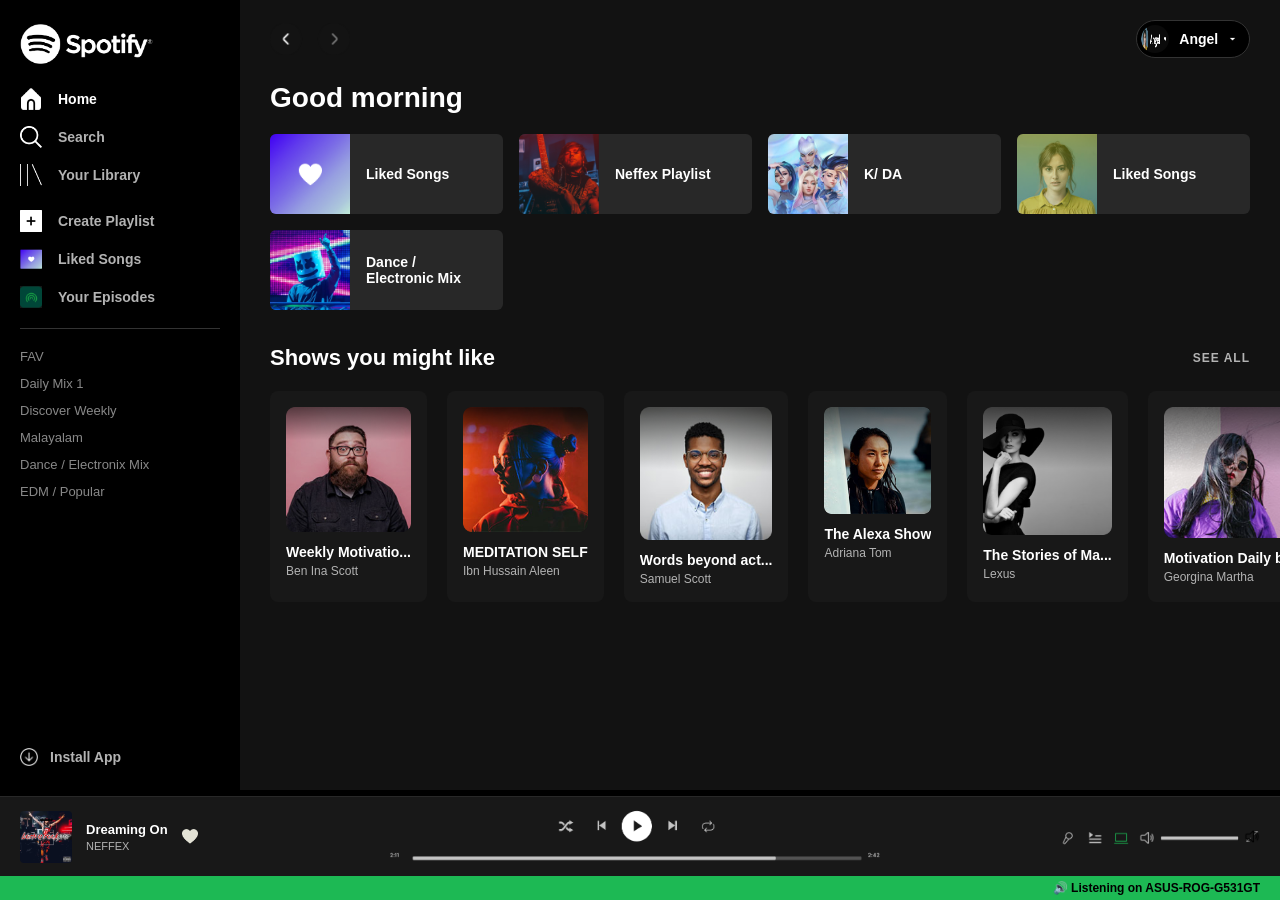
<file: 10.spotify-clone/assignment10.html>
﻿<!DOCTYPE html>
<html lang="en">

<head>
    <meta charset="UTF-8">
    <meta name="viewport" content="width=device-width, initial-scale=1.0">
    <title>Document</title>
    <link rel="stylesheet" href="assignment10.css">
</head>

<body>
    <div class="app">
        <aside class="side">
            <img src="assets/Spotify logo.png" alt="Spotify" class="logo">
            <nav class="nav">
                <a href="#" class="lnk on"><img src="assets/Home.png" alt="Home"><span>Home</span></a>
                <a href="#" class="lnk"><img src="assets/Search.png" alt="Search"><span>Search</span></a>
                <a href="#" class="lnk"><img src="assets/Your library.png" alt="Library"><span>Your Library</span></a>
            </nav>
            <div class="acts">
                <a href="#" class="lnk"><img src="assets/Create.png" alt="Create"><span>Create Playlist</span></a>
                <a href="#" class="lnk"><img src="assets/Group 2.png" alt="Liked"><span>Liked Songs</span></a>
                <a href="#" class="lnk"><img src="assets/your episodes.png" alt="Episodes"><span>Your
                        Episodes</span></a>
            </div>
            <div class="div"></div>
            <div class="plist">
                <a href="#" class="pitem">FAV</a>
                <a href="#" class="pitem">Daily Mix 1</a>
                <a href="#" class="pitem">Discover Weekly</a>
                <a href="#" class="pitem">Malayalam</a>
                <a href="#" class="pitem">Dance / Electronix Mix</a>
                <a href="#" class="pitem">EDM / Popular</a>
            </div>
            <a href="#" class="inst"><img src="assets/grommet-icons_install-option.png" alt="Install"><span>Install
                    App</span></a>
        </aside>
        <main class="main">
            <header class="top">
                <img src="assets/top arrow navigation.png" alt="Nav" class="aimg">
                <div class="usr">
                    <img src="assets/User.png" alt="User" class="upic">
                    <span class="unm">Angel</span>
                    <img src="assets/fi-ss-caret-down.png" alt="v" class="caret">
                </div>
            </header>
            <section class="sec">
                <h2 class="tit">Good morning</h2>
                <div class="m-g">
                    <div class="m-cd"><img src="assets/Liked.png" alt="Liked" class="m-img"><span class="m-txt">Liked
                            Songs</span></div>
                    <div class="m-cd"><img src="assets/image4.png" alt="Neffex" class="m-img"><span class="m-txt">Neffex
                            Playlist</span></div>
                    <div class="m-cd"><img src="assets/image3.png" alt="K/DA" class="m-img"><span class="m-txt">K/
                            DA</span></div>
                    <div class="m-cd"><img src="assets/image1.png" alt="Liked" class="m-img"><span class="m-txt">Liked
                            Songs</span></div>
                    <div class="m-cd"><img src="assets/image2.png" alt="Dance" class="m-img"><span class="m-txt">Dance /
                            Electronic Mix</span></div>
                </div>
            </section>
            <section class="sec">
                <div class="s-hd">
                    <h2 class="tit">Shows you might like</h2>
                    <a href="#" class="see">SEE ALL</a>
                </div>
                <div class="s-g">
                    <div class="s-cd"><img src="assets/image9.png" alt="Show" class="s-img">
                        <h4 class="s-tit">Weekly Motivatio...</h4>
                        <p class="s-sub">Ben Ina Scott</p>
                    </div>
                    <div class="s-cd"><img src="assets/image8.png" alt="Show" class="s-img">
                        <h4 class="s-tit">MEDITATION SELF</h4>
                        <p class="s-sub">Ibn Hussain Aleen</p>
                    </div>
                    <div class="s-cd"><img src="assets/image7.png" alt="Show" class="s-img">
                        <h4 class="s-tit">Words beyond act...</h4>
                        <p class="s-sub">Samuel Scott</p>
                    </div>
                    <div class="s-cd"><img src="assets/image6.png" alt="Show" class="s-img">
                        <h4 class="s-tit">The Alexa Show</h4>
                        <p class="s-sub">Adriana Tom</p>
                    </div>
                    <div class="s-cd"><img src="assets/image5.png" alt="Show" class="s-img">
                        <h4 class="s-tit">The Stories of Ma...</h4>
                        <p class="s-sub">Lexus</p>
                    </div>
                    <div class="s-cd"><img src="assets/image10.png" alt="Show" class="s-img">
                        <h4 class="s-tit">Motivation Daily b...</h4>
                        <p class="s-sub">Georgina Martha</p>
                    </div>
                </div>
            </section>
        </main>
    </div>
    <footer class="foot">
        <div class="f-l">
            <img src="assets/image11.png" alt="Album" class="f-art">
            <div class="f-det">
                <span class="f-tit">Dreaming On</span>
                <span class="f-artst">NEFFEX</span>
            </div>
            <img src="assets/heart.png" alt="Heart" class="f-hrt">
        </div>
        <div class="f-c">
            <img src="assets/Music Player Options.png" alt="Controls" class="f-ctrl">
        </div>
        <div class="f-r">
            <img src="assets/Right options.png" alt="Options" class="f-opt">
        </div>
    </footer>
    <div class="bar">
        <span>&#128266; Listening on ASUS-ROG-G531GT</span>
    </div>
</body>

</html>
</file>
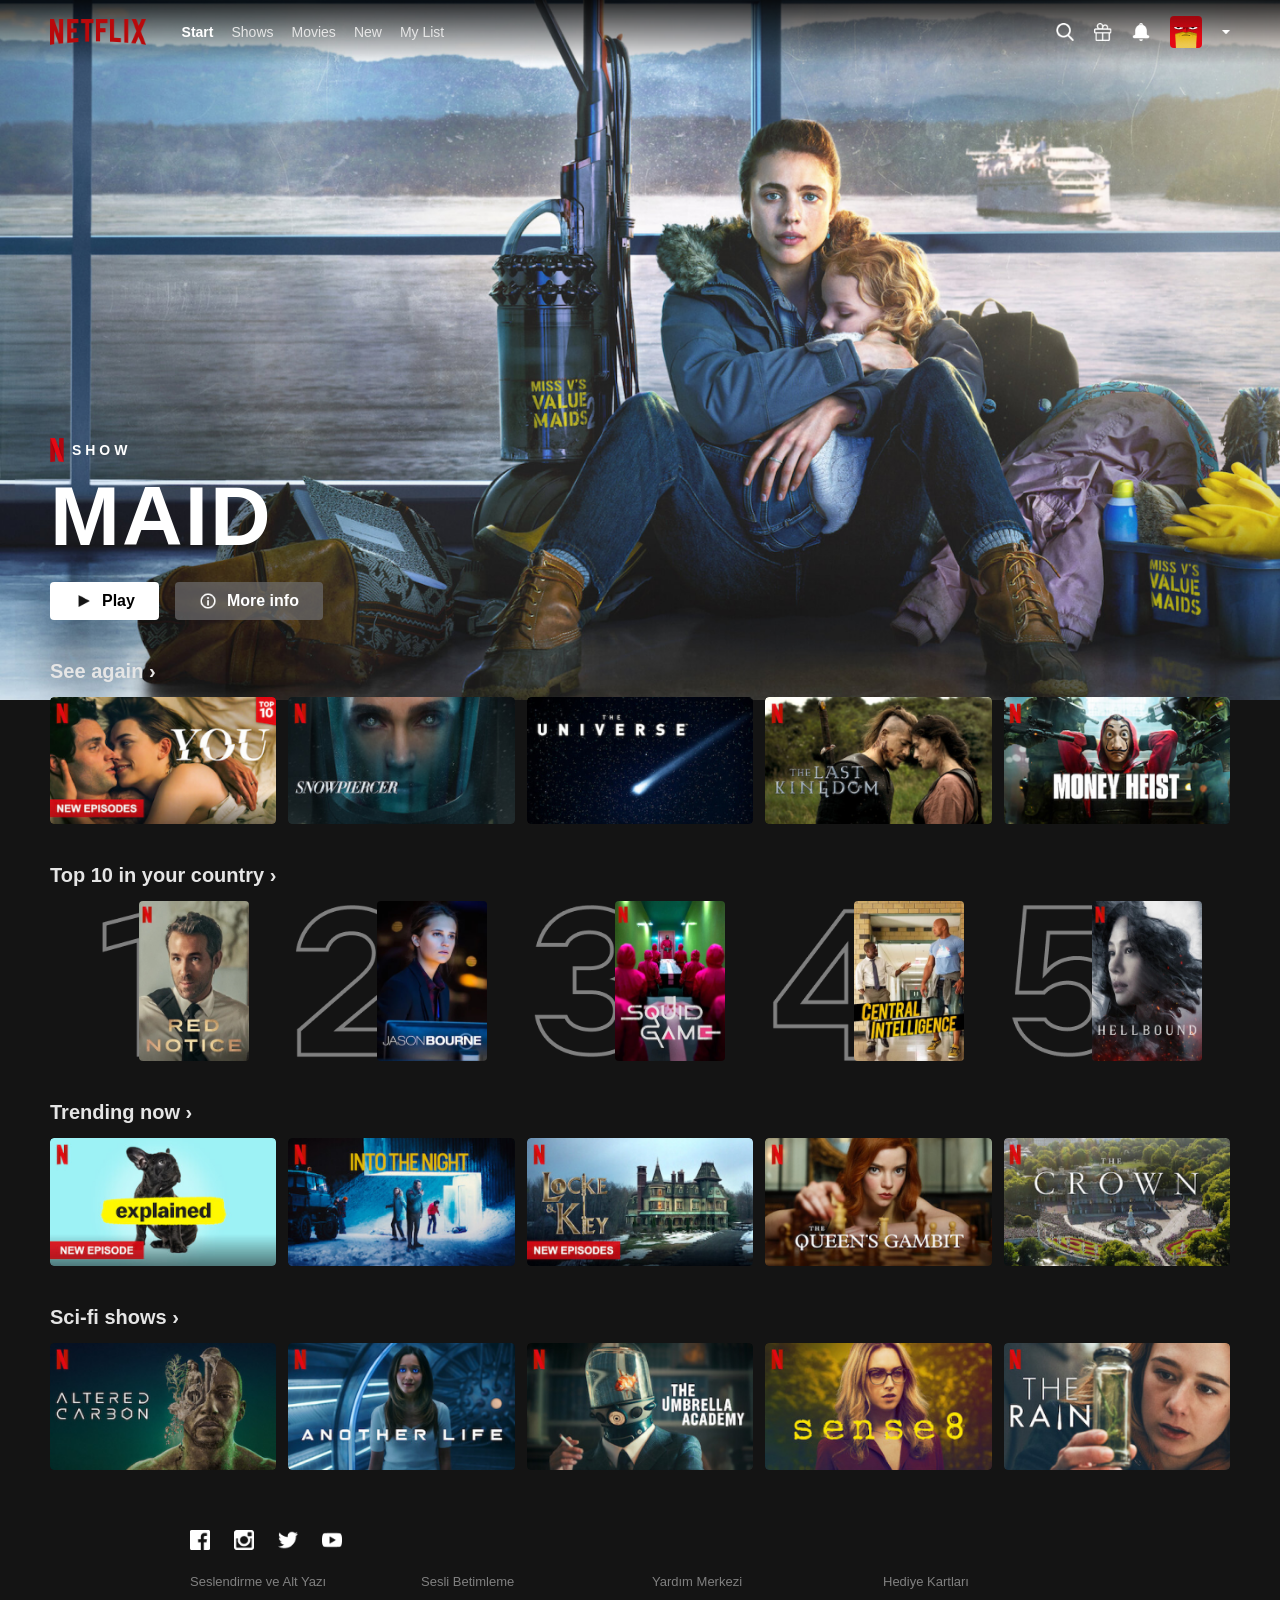
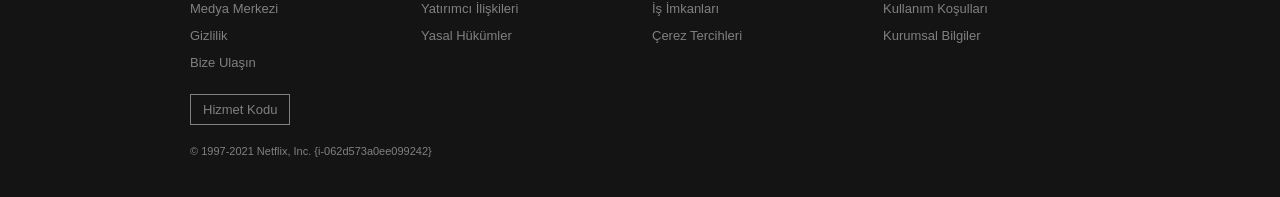
<file: 11.netflix-clone/assignment11.html>
﻿<!doctype html>
<html lang="en">

<head>
  <meta charset="UTF-8" />
  <meta name="viewport" content="width=device-width, initial-scale=1.0" />
  <title>Document</title>
  <link rel="stylesheet" href="assignment11.css" />
</head>

<body>
  <header class="nav">
    <div class="nl">
      <img src="assets/NetflixLogoSvg.png" alt="Netflix" class="logo" />
      <nav class="menu">
        <a href="#" class="lnk on">Start</a>
        <a href="#" class="lnk">Shows</a>
        <a href="#" class="lnk">Movies</a>
        <a href="#" class="lnk">New</a>
        <a href="#" class="lnk">My List</a>
      </nav>
    </div>
    <div class="nr">
      <img src="assets/Search.png" alt="Search" class="ic" />
      <img src="assets/GiftBox.png" alt="Gift" class="ic" />
      <img src="assets/NotificationBell.png" alt="Bell" class="ic" />
      <img src="assets/ProfileIMG.png" alt="User" class="usr" />
      <img src="assets/DownArrow.png" alt="v" class="arr" />
    </div>
  </header>
  <section class="hero">
    <div class="hc">
      <div class="nshow">
        <img src="assets/Netflix_Symbol_RGB 1.png" alt="N" class="nsym" />
        <span>SHOW</span>
      </div>
      <h1 class="tit">MAID</h1>
      <div class="btns">
        <button class="btn ply" type="button">
          <img src="assets/Play.png" alt=">" />Play
        </button>
        <button class="btn inf" type="button">
          <img src="assets/Detail.png" alt="i" />More info
        </button>
      </div>
    </div>
  </section>
  <main class="main">
    <section class="sec">
      <h2 class="shd">See again &rsaquo;</h2>
      <div class="row">
        <div class="cd">
          <img src="assets/section 1.1.png" alt="You" class="pic" />
        </div>
        <div class="cd">
          <img src="assets/section 1.2.png" alt="Snowpiercer" class="pic" />
        </div>
        <div class="cd">
          <img src="assets/section 1.3.png" alt="The Universe" class="pic" />
        </div>
        <div class="cd">
          <img src="assets/section 1.4.png" alt="The Last Kingdom" class="pic" />
        </div>
        <div class="cd">
          <img src="assets/section 1.5.png" alt="Money Heist" class="pic" />
        </div>
      </div>
    </section>
    <section class="sec">
      <h2 class="shd">Top 10 in your country &rsaquo;</h2>
      <div class="row">
        <div class="rcd">
          <img src="assets/Rank - 01.png" alt="1" class="rnum" /><img src="assets/section 2.1.png" alt="Red Notice"
            class="rpic" />
        </div>
        <div class="rcd">
          <img src="assets/Rank - 02.png" alt="2" class="rnum" /><img src="assets/section 2.2.png" alt="Jason Bourne"
            class="rpic" />
        </div>
        <div class="rcd">
          <img src="assets/Rank - 03.png" alt="3" class="rnum" /><img src="assets/section 2.3.png" alt="Squid Game"
            class="rpic" />
        </div>
        <div class="rcd">
          <img src="assets/Rank - 04.png" alt="4" class="rnum" /><img src="assets/section 2.4.png"
            alt="Central Intelligence" class="rpic" />
        </div>
        <div class="rcd">
          <img src="assets/Rank - 05.png" alt="5" class="rnum" /><img src="assets/section 2.5.png" alt="Hellbound"
            class="rpic" />
        </div>
      </div>
    </section>
    <section class="sec">
      <h2 class="shd">Trending now &rsaquo;</h2>
      <div class="row">
        <div class="cd">
          <img src="assets/section 3.1.png" alt="Explained" class="pic" />
        </div>
        <div class="cd">
          <img src="assets/section 3.2.png" alt="Into the Night" class="pic" />
        </div>
        <div class="cd">
          <img src="assets/section 3.3.png" alt="Locke &amp; Key" class="pic" />
        </div>
        <div class="cd">
          <img src="assets/section 3.4.png" alt="The Queen's Gambit" class="pic" />
        </div>
        <div class="cd">
          <img src="assets/section 3.5.png" alt="The Crown" class="pic" />
        </div>
      </div>
    </section>
    <section class="sec">
      <h2 class="shd">Sci-fi shows &rsaquo;</h2>
      <div class="row">
        <div class="cd">
          <img src="assets/section 4.1.png" alt="Altered Carbon" class="pic" />
        </div>
        <div class="cd">
          <img src="assets/section 4.2.png" alt="Another Life" class="pic" />
        </div>
        <div class="cd">
          <img src="assets/section 4.3.png" alt="The Umbrella Academy" class="pic" />
        </div>
        <div class="cd">
          <img src="assets/section 4.4.png" alt="Sense8" class="pic" />
        </div>
        <div class="cd">
          <img src="assets/section 4.5.png" alt="The Rain" class="pic" />
        </div>
      </div>
    </section>
  </main>
  <footer class="ft">
    <div class="soc">
      <img src="assets/facebook.png" alt="FB" class="s-ic" />
      <img src="assets/instagram.png" alt="IG" class="s-ic" />
      <img src="assets/twitter.png" alt="TW" class="s-ic" />
      <img src="assets/youtube.png" alt="YT" class="s-ic" />
    </div>
    <div class="f-g">
      <a href="#" class="f-a">Seslendirme ve Alt Yaz&#305;</a>
      <a href="#" class="f-a">Sesli Betimleme</a>
      <a href="#" class="f-a">Yard&#305;m Merkezi</a>
      <a href="#" class="f-a">Hediye Kartlar&#305;</a>
      <a href="#" class="f-a">Medya Merkezi</a>
      <a href="#" class="f-a">Yat&#305;r&#305;mc&#305; &#304;li&#351;kileri</a>
      <a href="#" class="f-a">&#304;&#351; &#304;mkanlar&#305;</a>
      <a href="#" class="f-a">Kullan&#305;m Ko&#351;ullar&#305;</a>
      <a href="#" class="f-a">Gizlilik</a>
      <a href="#" class="f-a">Yasal H&uuml;k&uuml;mler</a>
      <a href="#" class="f-a">&Ccedil;erez Tercihleri</a>
      <a href="#" class="f-a">Kurumsal Bilgiler</a>
      <a href="#" class="f-a">Bize Ula&#351;&#305;n</a>
    </div>
    <button class="f-btn" type="button">Hizmet Kodu</button>
    <p class="copy">&copy; 1997-2021 Netflix, Inc. {i-062d573a0ee099242}</p>
  </footer>
</body>

</html>
</file>
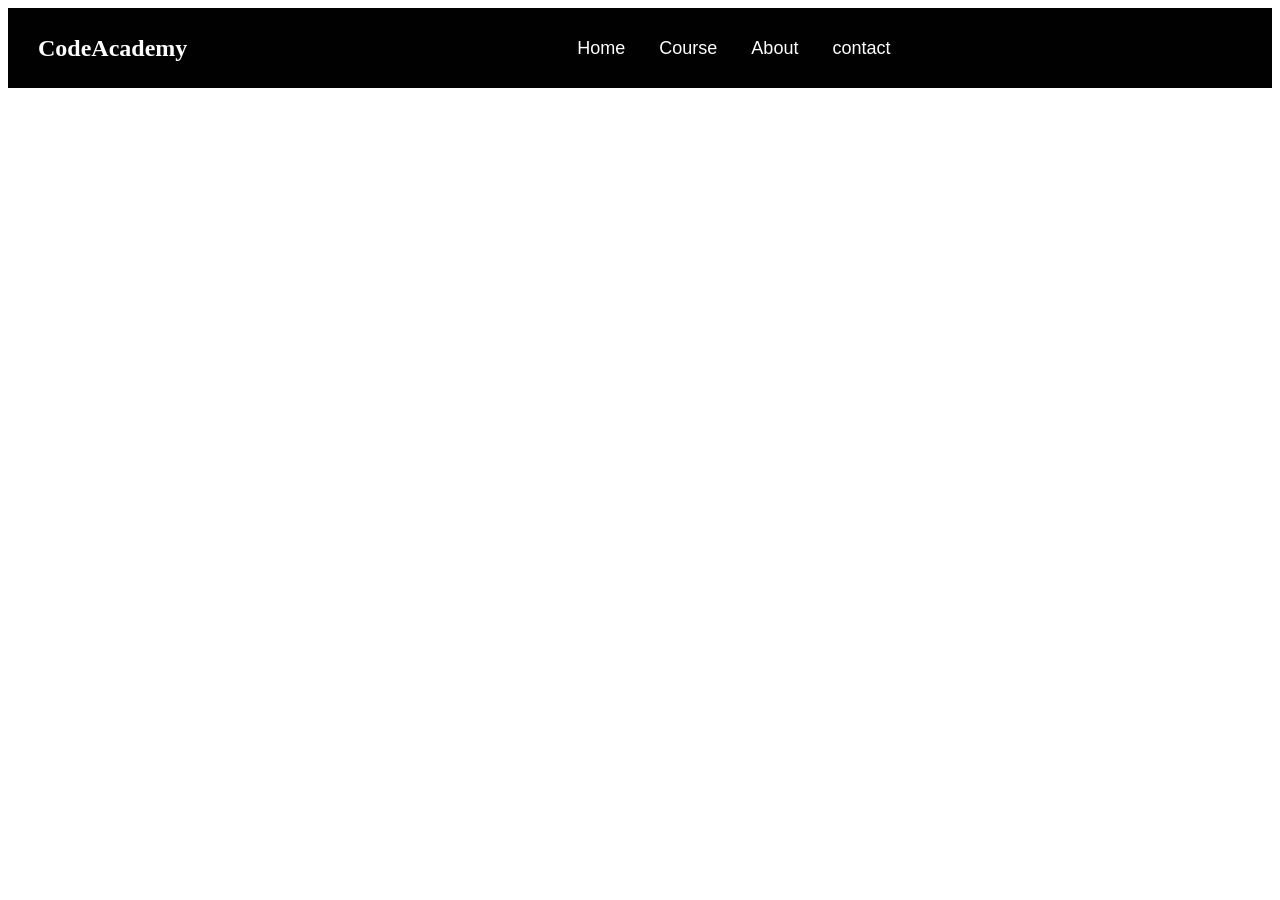
<file: 01.Assignment/Question 1 — Fix the navigation bar/flex.html>
<!DOCTYPE html>
<html lang="en">

<head>
  <meta charset="UTF-8">
  <meta name="viewport" content="width=device-width, initial-scale=1.0">
  <title>Document</title>
  <link rel="stylesheet" href="flex.css">
</head>

<body>
  <header class="navbar">
    <div class="logo">CodeAcademy</div>

    <ul class="nav-links">
      <li><a href="">Home</li></a>
      <li><a href="">Course</li></a>
      <li><a href="">About</li></a>
      <li><a href="">contact</li></a>
    </ul>

    <div class="auth-buttons">
      <button>Login</button>
      <button>Signup</button>
    </div>
  </header>
</body>

</html>
</file>
<file: 02.calculator/style.css>
.main{
    background-color: rgb(56, 49, 49);
    width: 600px;
    height: 700px;
    padding: 35px;
    margin: 40px;
}
.head{
    width: 570px;
    height: 100px;
    text-align: right;
    font-size: 80px;
    font-family: Cambria, Cochin, Georgia, Times, 'Times New Roman', serif;
    color: white;
}

.table{
    width: 600px;
    height: 600px;
}

.inner{
    display: flex;
    align-self: center;
    width: 600px;
    height: 600px;
    gap: 20px;
    flex-direction: column;
}


.row1{
    display: flex;
    justify-content: center;
    width: 590px;
    height: 100px;
    gap: 50px;
}
.row1 div{
    display: flex;
    justify-content: center;
    align-items: center;
    font-size: 40px;
    font-family: Verdana, Geneva, Tahoma, sans-serif;
    width: 100px;
    height: 100px;
    color: white;
    border: 1px solid rgb(85, 83, 83);
    border-radius: 50%;
    background-color: rgb(85, 83, 83);
}
</file>
<file: 03.sudoku/style.css>
body {
    background-color: #4e4e4e;
    font-family: Arial, sans-serif;
}

.container {
    width: 100%;
    min-height: 100vh;
    display: flex;
    justify-content: center;
    align-items: center;
    gap: 35px;
    padding: 30px;
    background-color: rgb(158, 154, 154);
}


.main {
    display: flex;
    flex-direction: column;
    align-items: center;
    gap: 20px;
}

h2 {
    font-size: 25px;
    font-weight: 400;
    letter-spacing: 2px;
    color: #222;
}



.sudoku {
    width: 315px;
    height: 315px;
    display: flex;
    flex-direction: column;
    border: 2px solid #222;
}



.row {
    width: 100%;
    height: 35px;
    display: flex;
}


.cell {
    width: 35px;
    height: 35px;
    border: 1px solid #777;

    display: flex;
    justify-content: center;
    align-items: center;

    font-size: 22px;
    color: #222;
}

.green {
    background-color: #a5d5bd;
}

```css
* {
    margin: 0;
    padding: 0;
    box-sizing: border-box;
}

body {
    background: #f5f5f5;
    display: flex;
    justify-content: center;
    align-items: center;
    min-height: 100vh;
}

/* Main Board */

.board {
    width: 540px;
    height: 540px;
    display: flex;
    flex-direction: column;
    border: 1px solid black;
}

/* Main Sections */

.top, .bottom {
    display: flex;
    width: 100%;
    height: 40%;
}

.middle {
    display: flex;
    width: 100%;
    height: 20%;
}

/* Colours */

.red { background: #ff0000; }
.green { background: #008000; }
.blue { background: #0000ff; }
.yellow { background: #ffff00; }

/* Home Sections */

.home {
    width: 40%;
    height: 100%;
    display: flex;
    justify-content: center;
    align-items: center;
}

.inside {
    width: 70%;
    height: 70%;
    background: white;
    display: flex;
    flex-wrap: wrap;
    justify-content: space-evenly;
    align-content: space-evenly;
    padding: 10px;
}

.inside div {
    width: 36px;
    height: 36px;
    border: 4px solid;
    border-radius: 50%;
}

.red .inside div { border-color: red; }
.green .inside div { border-color: green; }
.blue .inside div { border-color: blue; }
.yellow .inside div { border-color: yellow; }

/* Tracks */

.track {
    display: flex;
    flex-direction: column;
}

.vertical {
    width: 20%;
    height: 100%;
}

.horizontal {
    width: 40%;
    height: 100%;
}

.row {
    display: flex;
    width: 100%;
    flex: 1;
}

.row div {
    flex: 1;
    border: 1px solid black;
    display: flex;
    justify-content: center;
    align-items: center;
    font-size: 22px;
}

/* Center */

.center {
    width: 20%;
    height: 100%;
    position: relative;
    overflow: hidden;
}

.triangle {
    width: 100%;
    height: 100%;
    position: absolute;
}

.triangle.green {
    clip-path: polygon(0 0, 100% 0, 50% 50%);
}

.triangle.red {
    clip-path: polygon(0 0, 0 100%, 50% 50%);
}

.triangle.yellow {
    clip-path: polygon(100% 0, 100% 100%, 50% 50%);
}

.triangle.blue {
    clip-path: polygon(0 100%, 100% 100%, 50% 50%);
}

/* Responsive */

@media (max-width: 600px) {
    .board {
        width: 95vw;
        height: 95vw;
    }
}
</file>
<file: 04.ludo/style.css>
.container {
    width: 100%;
    min-height: 100vh;
    display: flex;
    justify-content: center;
    align-items: center;
    gap: 35px;
    padding: 30px;
    background-color: rgb(158, 154, 154);
}


.main {
    display: flex;
    flex-direction: column;
    align-items: center;
    gap: 20px;
}

h2 {
    font-size: 25px;
    font-weight: 400;
    letter-spacing: 2px;
    color: #222;
}



.sudoku {
    width: 315px;
    height: 315px;
    display: flex;
    flex-direction: column;
    border: 2px solid #222;
}



.row {
    width: 100%;
    height: 35px;
    display: flex;
}
.blue { 
    background: #0000ff; 
}


.cell {
    width: 35px;
    height: 35px;
    border: 1px solid #777;
    display: flex;
    justify-content: center;
    align-items: center;
    font-size: 22px;
    color: #222;
}

.green {
    background-color: #a5d5bd;
}


body {
    background: #f5f5f5;
    display: flex;
    justify-content: center;
    align-items: center;
    min-height: 100vh;
}


.board {
    width: 540px;
    height: 540px;
    display: flex;
    flex-direction: column;
    border: 1px solid black;
}


.top, .bottom {
    display: flex;
    width: 100%;
    height: 40%;
}

.middle {
    display: flex;
    width: 100%;
    height: 20%;
}

.red { 
    background: #ff0000; 
}
.yellow { 
    background: #ffff00; 
}


.home {
    width: 40%;
    height: 100%;
    display: flex;
    justify-content: center;
    align-items: center;
}

.inside {
    width: 70%;
    height: 70%;
    background: white;
    display: flex;
    flex-wrap: wrap;
    justify-content: space-around;
    align-content: space-around;
    padding: 10px;
}

.inside div {
    width: 36px;
    height: 36px;
    border: 4px solid;
    border-radius: 50%;
}


.track {
    display: flex;
    flex-direction: column;
}

.vertical {
    width: 20%;
    height: 100%;
}

.horizontal {
    width: 40%;
    height: 100%;
}
.green {
    background: #008000; 
}


.row {
    display: flex;
    width: 100%;
    flex: 1;
}

.row div {
    flex: 1;
    border: 1px solid black;
    display: flex;
    justify-content: center;
    align-items: center;
    font-size: 32px;
}


.center {
    width: 20%;
    height: 100%;
    position: relative;
}

.triangle {
    width: 100%;
    height: 100%;
    position: absolute;
}
</file>
<file: 05.super over/style.css>
* {
    margin: 0;
    padding: 0;
    box-sizing: border-box;
}

body {
    background: #101820;
}


.stand {
    width: 100%;
    min-height: 620px;
    height: 100vh;
    border: 5px solid white;
    display: flex;
    flex-direction: column;
    align-items: center;
    position: relative;
}
.stand::before {
    content: "";
    position: absolute;
    width: 130%;
    height: 35%;
    bottom: -5%;
    left: -15%;
    background: radial-gradient(ellipse, #244d0d, #071b05 75%);
    border-top: 20px solid #263d2e;
}

.logo {
    display: flex;
    align-items: center;
    justify-content: center;
    margin-top: 25px;
    color: white;
}

.logo span {
    font-size: 35px;
}

.logo h3 {
    font-size: 22px;
    line-height: 19px;
    font-weight: 800;
}

.score {
    width: 70%;
    display: flex;
    justify-content: space-between;
    align-items: center;
    margin-top: 65px;
    z-index: 1;
}
.score-card {
    width: 44%;
    height: 285px;
    border-radius: 18px;
    display: flex;
    flex-direction: column;
    align-items: center;
    justify-content: space-evenly;
    color: white;
}

.india {
    background: #0872d0;
}

.pakistan {
    background: #39b523;
}

.score-card h1 {
    font-size: 65px;
    font-weight: 800;
}

.runs {
    display: flex;
    justify-content: center;
    align-items: center;
    gap: 7px;
}
.runs span {
    width: 38px;
    height: 38px;
    border-radius: 50%;
    background: white;
    color: black;
    display: flex;
    justify-content: center;
    align-items: center;
    font-size: 23px;
    font-weight: bold;
}

.score-card h2 {
    font-size: 38px;
    font-weight: 800;
}

.buttons {
    display: flex;
    justify-content: center;
    align-items: center;
    gap: 45px;
    margin-top: 60px;
}

.buttons button {
    width: 80px;
    height: 80px;
    border: 4px solid white;
    border-radius: 22px;
    color: white;
    font-size: 55px;
    display: flex;
    justify-content: center;
    align-items: center;
}

.change {
    background: orange;
}

.renew {
    background: red;
}
</file>
<file: 06.cricket_app/style.css>
* {
    margin: 0;
    padding: 0;
}

body {
    background-image: url("backgroud.png");
    background-size: cover;
    background-position: center;
    background-repeat: no-repeat;
}


.logo {
    display: flex;
    justify-content: flex-end;
    margin-top: -50px;
    margin-bottom: 10px;
}

.logo img {
    width: 140px;
    height: auto;
}

.container {
    padding: 65px 4%;
    min-height: 100vh;
}

.logo {
    text-align: right;
    font-size: 35px;
    margin-top: -50px;
    margin-bottom: 10px;
}

h1 {
    font-size: 38px;
    margin-bottom: 3px;
}

h3 {
    color: gray;
    margin-bottom: 25px;
}

.scorecard {
    width: 760px;
    background-color: white;
}

.innings {
    display: flex;
    justify-content: space-between;
    align-items: center;
    background-color: #f4513b;
    color: white;
    padding: 10px 15px;
    font-size: 14px;
}

.row {
    display: flex;
    align-items: center;
    height: 35px;
    border-bottom: 1px solid #ddd;
    font-size: 14px;
}

.row > div {
    display: flex;
    align-items: center;
    justify-content: center;
}

.player {
    width: 26%;
    padding-left: 17px;
    justify-content: flex-start;
    color: #3986ed;
}

.details {
    width: 36%;
    color: gray;
}

.row > div:nth-child(n+3) {
    width: 7%;
}

.heading {
    background-color: #fafafa;
}

.extra {
    width: 74%;
    padding-left: 0;
}

.notbat {
    width: 74%;
    color: #3986ed;
}

.last {
    height: 45px;
}
</file>
<file: 07.Kidz-world/style.css>
body{
    background-color: rgb(120, 109, 109);
}
.main{
    background-color: white;
}

.head{
    background-color: white;
    display: flex;
    justify-content: space-around;
    gap: 60%;
    align-items: center;
    font-family: 'Segoe UI', Tahoma, Geneva, Verdana, sans-serif;
}
.side{
    width:200px;
    display: flex;
    justify-content: center;
    align-items: center;
    gap: 10px;
}
.image{
    background-image: url(kw-background.png);
    background-repeat: no-repeat;
    background-size: cover;
    height: 30vw;
    font-size: 30px;
    display: flex;
    justify-content: center;
    flex-direction: column;
    color: white;
    line-height: 5px;
}

.book-section {
    width: 100%;
}

h1 {
    margin-left: 20px;
    margin-bottom: 6px;
    color: #222;
}

.book-container {
    display: flex;
    justify-content: space-around;
    gap: 20px;
    flex-wrap: wrap;
}

.book-card {
    width: 200px;
    display: flex;
    flex-direction: column;
}

.book-card img {
    width: 200px;
    height: 280px;
    object-fit: cover;
    border-radius: 7px;
    display: block;
}

.book-card h3 {
    font-size: 8px;
    font-weight: bold;
    color: #111;
}

.author {
    font-size: 20px;
    color: #888;
}

.book-footer {
    display: flex;
    align-items: center;
    justify-content: space-around;
    gap: 80px;
}

.price {
    font-size: 20px;
}

button {
    background-color: #6195ff;
    color: white;
    height: 30px;
    width: 300px;
    border-radius: 3px;
    font-size: 20px;
    font-weight: bold;
}
</file>
<file: 09.amazon-clone/style.css>
*{
    margin: 0;
    padding: 0;
}

.page{
    width: 100vw;
    /* background-color: aqua; */


}
.header{
    height: 12vh;
    /* border: 4px solid black; */
}
.head{
    height: 7vh;
    border: 2px solid black;
    display: flex;
    /* justify-content: space-between; */
    gap: 5px;
    background-color: #131921;
    color: white;
}


.logo{
    background-image: url(logo.png);
    background-repeat: no-repeat;
    padding-right: 2px;
    width: 10vw;
    /* border: 2px solid black; */
    height: 7vh;

}


.location{
    width: 12vw;
    /* border: 2px solid black; */
    height: 7vh;

    
}
.location div{
    padding: 4px;

    /* padding-left: 30px; */
}
/* .logo-location{
    width: 2vw;
    height: 2vh;
} */

.search{
    width: 45vw;
    /* border: 2px solid black; */
    height: 7vh;
    display: flex;
    flex-direction:row;

    
}
.all{
    display: flex;
    width: 5vw;
    /* border: 2px solid red; */
    height: 5vh;
    align-self: center;
    align-items: center;
    padding-left: 6px;
    font-size: 22px;
    border-radius: 4px;

}
.search-bar{
    width: 35vw;
    /* border: 2px solid red; */
    display: flex;
    height: 5vh;
    color: gray;
    align-items: center;
    align-self: center;
    padding-left: 10px;
    background-color: white;
    font-family: sans-serif;
}
.search-image{
    width: 5vw;
    /* border: 2px solid red; */
    height: 5vh;
    align-self: center;
    background-color: #FEBD69;
    border-radius: 4px;
}

.lang{
    width: 4vw;
    /* border: 2px solid black; */
    height: 7vh;
    
}
.flag-img{
display: flex;
align-self: center;
padding-left: 4px;
padding-top: 10px;


}
.account{
    width: 11vw;
    /* border: 2px solid black; */
    height: 7vh;
    display: flex;
    flex-direction: column;
    line-height: 20px;
    padding-left: 10px;
    align-content: center;
    font-size: 20px;
}
.sign{
    padding-top: 10px;
}
.return{
    width: 9vw;
    /* border: 2px solid black; */
    height: 7vh;
    display: flex;
    justify-content: space-around;
    font-size: 25px;
    
}
.cart{
    width: 7vw;
    /* border: 2px solid black; */
    height: 7vh;
    display: flex;
    align-items: center;
    font-size: 30px;


    
}

.navbar{
    height: 5vh;
    /* border: 2px solid black; */
    display: flex;
    justify-content: space-between;
    background-color: #232F3E;
    color: white;
}

.nav-start{
    display: flex;
    gap: 15px;
    height: 5vh;
    flex-direction: row;
    justify-content: flex-start;
    margin-left: 10px;
    
}
.nav-start div{
    /* border: 2px solid blue; */
    font-size: 18px;
    font-weight: 600;
    align-self: center;
    /* justify-content: left; */
    font-family: sans-serif;

    
}

.nav-end{
    display: flex;
    width: 25vw;
    /* border: 2px solid red; */
    height: 5vh;
    gap: 10px;
    /* justify-content: space-around; */
}
.lion{
    background-image: url(lion.png);
    width: 9vw;
    height: 4.8vh;
    /* border: 2px solid blanchedalmond; */
}
/* .prime-text{
    width: 190px;
    border: 2px solid palegreen;
    display: flex;
    flex-direction: column;
} */
/* .prime{
    border: 4px solid brown;
    width: 20vw;
    font-size: 15px;
} */
.prime-logo{
    /* border: 2px solid blueviolet; */
    font-size: 20px;
    margin-top: 10px;
    
}
.back{
    background-image: url(background\ picture.png);
    background-repeat: no-repeat;
    width: 100vw;
    height: 100vh;
    position: relative;
}

.grids{
    width: 96vw;
    height: 50vh;
    /* border: 2px solid red; */
    margin-left: 20px;
    display: flex;
    justify-content: space-around;
    align-items: center;
    /* background-color: aqua; */
    position: absolute;
    top: 330px;
}

.grid1{
    width: 22vw;
    height: 50vh;
    /* border: 2px solid red; */
    display: flex;
    justify-content: center;
    flex-direction: column;
    align-items: center;
    background-color: white;
}

.grid2{
    width: 22vw;
    height: 50vh;
    /* border: 2px solid red; */
    display: flex;
    justify-content: center;
    flex-direction: column;
    align-items: center;
    background-color: white;
}

.grid3{
    width: 22vw;
    height: 50vh;
    /* border: 2px solid red; */
    display: flex;
    justify-content: center;
    flex-direction: column;
    align-items: center;
    background-color: white;
}

.grid4{
    width: 22vw;
    height: 50vh;
    /* border: 2px solid red; */
    display: flex;
    justify-content: center;
    flex-direction: column;
    align-items: center;
    background-color: white;
}

.text{
    width: 20vw;
    height: 6vh;
    /* border: 2px solid black; */
    font-size: 19px;
    font-family: sans-serif;

}

.item{
    /* border: 2px solid red; */
    width: 20vw;
    height: 40vh;
    display: flex;
    flex-direction: column;
    justify-content: center;
}

.item>div{
    width: 20vw;
    height: 25vh;
    /* border: 2px solid black; */
    justify-content:space-between;
    display: flex;
    flex-direction: row;
}

.item>div>div{
    width: 9vw;
    height: 15vh;
    font-size: 15px;
    font-family: sans-serif;
    /* border: 2px solid blueviolet; */
}


.item>div>div>img {
    width: 100%;
    height: 100%;
    object-fit: cover;
    display: block;
}
</file>
<file: 01.Assignment/Question 2 — Fix the product card layout/style.css>
.products {
display: flex;
width: 900px;
height: 700px;
flex-direction: row;
flex-wrap: wrap;
justify-content: center;
align-items: center;
align-content: center;
gap: 20px;
padding: 50px;
margin: 100px;
background-color: rgb(239, 235, 235);
}

.product {
width: 250px;
height: 300px;
display: flex;
flex-direction: column;
justify-content: space-between;
align-items: center;
padding: 15px;
border: 1px solid #ccc;
background-color: white;
}

.product img {
width: 100%;
height: 120px;
object-fit: cover;
}

.product button {
margin-top: auto;
width: 100px;
}
</file>
<file: 01.Assignment/Question 3 — Fix the flexible dashboard columns/style.css>
.dashboard {
    display: flex;
    width: 1400px;
    height: 400px;
    flex-direction: row;
    gap: 15px;
    padding: 15px;
    align-items: center;
    background-color: red ;
}

.sidebar {
    width: 200px;
    height: 400px;
    background: #ddd;
    display: flex;
    flex-direction: column;
    justify-content: flex-start;
}

.main-content {
    width: 800px;
    height: 400px;
    background: #e8f0ff;
    min-width: 0;
}

.activity-panel {
    flex: 1 1 250px;
    width: 250px;
    height: 400px;
    background: #eee;
    align-self: auto;
}
</file>
<file: 01.Assignment/Question 4 — Fix the responsive team section/style.css>
.team {
  display: flex;
  flex-flow: wrap;
  flex-direction: row;
  width: 1400px;
  gap: 20px;
  background-color: red;
  align-self: center;
  justify-content: space-between;
}

.member {
  min-width: 400px;
  padding: 20px;
  border: 1px solid #999;
  background: #f5f5f5;
}

.member:nth-child(3) {
  order: 4;
}

.member:nth-child(1) {
  order: 0;
}

.member:nth-child(2) {
  order: 1;
}

.member:nth-child(4) {
  order: 2;
}
</file>
<file: 01.Assignment/Question 5 — Fix the complete application layout/style.css>
* {
  box-sizing: border-box;
}

html,
body {
  margin: 0;
  min-height: 100%;
}

.app {
  display: flex;
  min-height: 100vh;
  flex-direction: column;
}

.header {
  display: flex;
  flex-direction: column;
  justify-content: center;
  padding: 20px;
  color: rgb(4, 4, 4);
  border: 4px solid black;
}

.header nav {
  gap: 20px;
  display: flex;
  justify-content: space-around;
  flex-direction: row;
  border: 6px solid black;
}

.header nav a {
  color: rgb(0, 0, 0);
  font-size: 20px;
  text-decoration: none;

}

.main {
  display: flex;
  justify-content: space-between;
  flex-direction: row;
  flex-grow: 1;
  padding: 20px;
}

.sidebar {
  align-self: stretch;
  padding: 15px;
  width: 900px;
  background: #eee;
  border: 4px solid black;
}

.content {
  flex: 0 1 250px;
  padding: 15px;
  background: #f5f5f5;
border: 4px solid black;

}

.footer {
  display: flex;
  justify-content: space-around;
  padding: 15px;
  background: #222;
  color: white;
}
</file>
<file: 08.youtube-clone/assignment8.css>
﻿* {
    box-sizing: border-box;
    margin: 0;
    padding: 0;
}

body {
    font-family: Arial, Helvetica, sans-serif;
    background: #000;
    color: #fff;
    overflow-x: hidden;
}

.hd {
    position: sticky;
    top: 0;
    z-index: 100;
    display: flex;
    justify-content: space-between;
    align-items: center;
    padding: 10px 20px;
    background: #000;
    border-bottom: 1px solid #333;
}

.hl {
    display: flex;
    align-items: center;
    gap: 16px;
}

.btn {
    background: transparent;
    border: none;
    cursor: pointer;
    display: flex;
    align-items: center;
}

.btn img {
    height: 20px;
}

.logo {
    height: 20px;
}

.hc {
    display: flex;
    align-items: center;
    gap: 12px;
    flex: 0 1 650px;
    justify-content: center;
}

.sbox {
    display: flex;
    width: 100%;
    max-width: 550px;
}

.sbox input {
    width: 100%;
    padding: 8px 14px;
    background: #000;
    color: #fff;
    border: 1px solid #444;
    border-right: none;
    border-radius: 20px 0 0 20px;
    outline: none;
    font-size: 15px;
}

.sbtn {
    background: #333;
    border: 1px solid #444;
    border-radius: 0 20px 20px 0;
    padding: 0 20px;
    cursor: pointer;
    display: flex;
    align-items: center;
}

.sbtn img {
    height: 16px;
}

.mic {
    background: #222;
    border: none;
    border-radius: 50%;
    width: 36px;
    height: 36px;
    display: flex;
    align-items: center;
    justify-content: center;
    cursor: pointer;
    flex-shrink: 0;
}

.mic img {
    height: 16px;
}

.hr {
    display: flex;
    align-items: center;
    gap: 20px;
}

.user {
    width: 32px;
    height: 32px;
    border-radius: 50%;
    display: block;
}

.app {
    display: flex;
    min-height: calc(100vh - 56px);
}

.side {
    width: 240px;
    flex-shrink: 0;
    background: #000;
    padding: 12px 0;
}

.nav {
    display: flex;
    flex-direction: column;
}

.link {
    display: flex;
    align-items: center;
    gap: 24px;
    padding: 10px 24px;
    color: #fff;
    text-decoration: none;
    font-size: 14px;
}

.link img {
    width: 20px;
    height: 20px;
    object-fit: contain;
}

.link.on {
    background: #333;
    font-weight: 700;
}

.div {
    border-top: 1px solid #333;
    margin: 12px 0;
}

.sub-h {
    font-size: 13px;
    font-weight: 700;
    color: #888;
    padding: 8px 24px;
    letter-spacing: 0.5px;
}

.chan {
    border-radius: 50%;
    width: 24px;
    height: 24px;
}

.ctxt {
    flex: 1;
    white-space: nowrap;
    overflow: hidden;
    text-overflow: ellipsis;
}

.dot {
    width: 6px;
    height: 6px;
    background: #1e90ff;
    border-radius: 50%;
    margin-left: auto;
}

.main {
    flex: 1;
    padding: 15px 24px;
    background: #000;
    overflow-x: hidden;
}

.chips {
    display: flex;
    gap: 12px;
    align-items: center;
    overflow-x: auto;
    white-space: nowrap;
    padding-bottom: 12px;
    margin-bottom: 20px;
}

.tag {
    background: #333;
    color: #fff;
    border: none;
    padding: 7px 14px;
    border-radius: 16px;
    font-size: 13px;
    cursor: pointer;
    flex-shrink: 0;
}

.tag.on {
    background: #fff;
    color: #000;
    font-weight: 700;
}

.tag.arr {
    padding: 7px 12px;
    font-weight: 700;
}

.grid {
    display: grid;
    grid-template-columns: repeat(4, 1fr);
    gap: 24px 16px;
}

.cd {
    display: flex;
    flex-direction: column;
    cursor: pointer;
}

.th {
    width: 100%;
    aspect-ratio: 16 / 9;
    object-fit: cover;
    border-radius: 10px;
    display: block;
}

.info {
    display: flex;
    gap: 12px;
    margin-top: 12px;
}

.ava {
    width: 36px;
    height: 36px;
    border-radius: 50%;
    flex-shrink: 0;
}

.det {
    display: flex;
    flex-direction: column;
}

.det.noa {
    padding-left: 4px;
}

.tit {
    font-size: 14px;
    font-weight: 700;
    line-height: 1.35;
    color: #fff;
}

.by {
    font-size: 12px;
    color: #aaa;
    margin-top: 6px;
    display: flex;
    align-items: center;
    gap: 4px;
}

.vi {
    width: 12px;
    height: 12px;
}

.st {
    font-size: 12px;
    color: #aaa;
    margin-top: 2px;
}

@media (max-width: 1200px) {
    .grid {
        grid-template-columns: repeat(3, 1fr);
    }
}

@media (max-width: 900px) {
    .side {
        width: 70px;
    }

    .side span,
    .sub-h,
    .dot {
        display: none;
    }

    .link {
        justify-content: center;
        padding: 12px;
    }

    .grid {
        grid-template-columns: repeat(2, 1fr);
    }
}

@media (max-width: 600px) {
    .side {
        display: none;
    }

    .hc {
        display: none;
    }

    .grid {
        grid-template-columns: 1fr;
    }

    .main {
        padding: 10px;
    }
}
</file>
<file: 10.spotify-clone/assignment10.css>
﻿* {
    box-sizing: border-box;
    margin: 0;
    padding: 0;
}

body {
    font-family: Arial, Helvetica, sans-serif;
    background: #000;
    color: #fff;
    padding-bottom: 110px;
}

.app {
    display: flex;
    min-height: calc(100vh - 110px);
}

.side {
    width: 240px;
    background: #000;
    padding: 24px 20px;
    display: flex;
    flex-direction: column;
    flex-shrink: 0;
}

.logo {
    height: 40px;
    margin-bottom: 24px;
    align-self: flex-start;
}

.nav,
.acts {
    display: flex;
    flex-direction: column;
    gap: 16px;
}

.acts {
    margin-top: 24px;
}

.lnk {
    display: flex;
    align-items: center;
    gap: 16px;
    color: #b3b3b3;
    text-decoration: none;
    font-size: 14px;
    font-weight: 700;
}

.lnk.on {
    color: #fff;
}

.lnk img {
    width: 22px;
    height: 22px;
    object-fit: contain;
}

.div {
    border-top: 1px solid #333;
    margin: 20px 0;
}

.plist {
    display: flex;
    flex-direction: column;
    gap: 12px;
    overflow-y: auto;
    flex: 1;
}

.pitem {
    color: #888;
    text-decoration: none;
    font-size: 13px;
}

.inst {
    display: flex;
    align-items: center;
    gap: 12px;
    color: #b3b3b3;
    text-decoration: none;
    font-size: 14px;
    font-weight: 700;
    margin-top: auto;
    padding-top: 20px;
}

.inst img {
    width: 18px;
    height: 18px;
}

.main {
    flex: 1;
    background: #121212;
    padding: 20px 30px;
    overflow-x: hidden;
}

.top {
    display: flex;
    justify-content: space-between;
    align-items: center;
    margin-bottom: 24px;
}

.aimg {
    height: 32px;
    cursor: pointer;
}

.usr {
    display: flex;
    align-items: center;
    gap: 10px;
    background: #000;
    border: 1px solid #333;
    border-radius: 20px;
    padding: 4px 12px 4px 4px;
    cursor: pointer;
}

.upic {
    height: 28px;
    width: 28px;
    border-radius: 50%;
}

.unm {
    font-size: 14px;
    font-weight: 700;
    color: #fff;
}

.caret {
    height: 10px;
}

.sec {
    margin-bottom: 35px;
}

.tit {
    font-size: 28px;
    font-weight: 700;
    color: #fff;
    margin-bottom: 20px;
}

.m-g {
    display: grid;
    grid-template-columns: repeat(4, 1fr);
    gap: 16px;
}

.m-cd {
    display: flex;
    align-items: center;
    background: #282828;
    border-radius: 6px;
    overflow: hidden;
    cursor: pointer;
}

.m-img {
    width: 80px;
    height: 80px;
    object-fit: cover;
    flex-shrink: 0;
}

.m-txt {
    padding: 0 16px;
    font-size: 14px;
    font-weight: 700;
    color: #fff;
}

.s-hd {
    display: flex;
    justify-content: space-between;
    align-items: center;
    margin-bottom: 20px;
}

.s-hd .tit {
    font-size: 22px;
    margin-bottom: 0;
}

.see {
    color: #b3b3b3;
    text-decoration: none;
    font-size: 12px;
    font-weight: 700;
    letter-spacing: 1px;
}

.s-g {
    display: grid;
    grid-template-columns: repeat(6, 1fr);
    gap: 20px;
}

.s-cd {
    background: #181818;
    padding: 16px;
    border-radius: 8px;
    display: flex;
    flex-direction: column;
    cursor: pointer;
}

.s-img {
    width: 100%;
    aspect-ratio: 1;
    border-radius: 6px;
    object-fit: cover;
}

.s-tit {
    font-size: 14px;
    font-weight: 700;
    color: #fff;
    margin-top: 12px;
    white-space: nowrap;
    overflow: hidden;
    text-overflow: ellipsis;
}

.s-sub {
    font-size: 12px;
    color: #b3b3b3;
    margin-top: 4px;
    white-space: nowrap;
    overflow: hidden;
    text-overflow: ellipsis;
}

.foot {
    position: fixed;
    bottom: 24px;
    left: 0;
    width: 100%;
    height: 80px;
    background: #181818;
    border-top: 1px solid #282828;
    display: flex;
    justify-content: space-between;
    align-items: center;
    padding: 0 20px;
    z-index: 100;
}

.f-l {
    display: flex;
    align-items: center;
    gap: 14px;
    width: 250px;
}

.f-art {
    width: 52px;
    height: 52px;
    border-radius: 4px;
}

.f-det {
    display: flex;
    flex-direction: column;
}

.f-tit {
    font-size: 13px;
    font-weight: 700;
    color: #fff;
}

.f-artst {
    font-size: 11px;
    color: #b3b3b3;
    margin-top: 3px;
}

.f-hrt {
    width: 16px;
    cursor: pointer;
}

.f-c {
    flex: 1;
    display: flex;
    justify-content: center;
    align-items: center;
}

.f-ctrl {
    max-width: 500px;
    width: 100%;
}

.f-r {
    display: flex;
    justify-content: flex-end;
    align-items: center;
    width: 250px;
}

.f-opt {
    max-width: 200px;
    width: 100%;
}

.bar {
    position: fixed;
    bottom: 0;
    left: 0;
    width: 100%;
    height: 24px;
    background: #1db954;
    color: #000;
    display: flex;
    justify-content: flex-end;
    align-items: center;
    padding: 0 20px;
    font-size: 12px;
    font-weight: 700;
    z-index: 101;
}

@media (max-width: 1200px) {
    .m-g {
        grid-template-columns: repeat(2, 1fr);
    }

    .s-g {
        grid-template-columns: repeat(3, 1fr);
    }
}

@media (max-width: 800px) {
    .side {
        width: 70px;
        padding: 16px 10px;
    }

    .logo {
        height: 30px;
        margin-bottom: 16px;
    }

    .lnk span,
    .plist,
    .inst span,
    .div {
        display: none;
    }

    .lnk,
    .inst {
        justify-content: center;
    }

    .s-g {
        grid-template-columns: repeat(2, 1fr);
    }

    .f-r {
        display: none;
    }
}

@media (max-width: 500px) {
    .side {
        display: none;
    }

    .main {
        padding: 15px;
    }

    .m-g {
        grid-template-columns: 1fr;
    }

    .s-g {
        grid-template-columns: 1fr;
    }

    .f-l {
        width: auto;
    }
}
</file>
<file: 11.netflix-clone/assignment11.css>
﻿* {
    box-sizing: border-box;
    margin: 0;
    padding: 0;
}

body {
    font-family: Arial, Helvetica, sans-serif;
    background: #141414;
    color: #fff;
    overflow-x: hidden;
}

.nav {
    position: sticky;
    top: 0;
    z-index: 100;
    display: flex;
    justify-content: space-between;
    align-items: center;
    padding: 16px 50px;
    background: linear-gradient(180deg, rgba(0, 0, 0, 0.85) 0%, rgba(0, 0, 0, 0) 100%);
}

.nl {
    display: flex;
    align-items: center;
    gap: 36px;
}

.logo {
    height: 26px;
}

.menu {
    display: flex;
    gap: 18px;
}

.lnk {
    color: #e5e5e5;
    text-decoration: none;
    font-size: 14px;
}

.lnk.on {
    color: #fff;
    font-weight: 700;
}

.nr {
    display: flex;
    align-items: center;
    gap: 20px;
}

.ic {
    height: 18px;
    cursor: pointer;
}

.usr {
    height: 32px;
    width: 32px;
    border-radius: 4px;
    cursor: pointer;
}

.arr {
    height: 8px;
    cursor: pointer;
}

.hero {
    position: relative;
    width: 100%;
    min-height: 700px;
    background: url('assets/Title-Image.png') center top/cover no-repeat;
    display: flex;
    align-items: flex-end;
    padding: 0 50px 80px;
    margin-top: -64px;
}

.hc {
    max-width: 500px;
}

.nshow {
    display: flex;
    align-items: center;
    gap: 8px;
    margin-bottom: 12px;
}

.nsym {
    height: 24px;
}

.nshow span {
    color: #fff;
    font-size: 14px;
    font-weight: 700;
    letter-spacing: 4px;
}

.tit {
    color: #fff;
    font-size: clamp(48px, 8vw, 84px);
    font-weight: 900;
    letter-spacing: 2px;
    margin-bottom: 24px;
    line-height: 1;
}

.btns {
    display: flex;
    gap: 16px;
}

.btn {
    display: flex;
    align-items: center;
    gap: 10px;
    padding: 10px 24px;
    border: none;
    border-radius: 4px;
    font-size: 16px;
    font-weight: 700;
    cursor: pointer;
}

.btn img {
    height: 18px;
}

.ply {
    background: #fff;
    color: #000;
}

.inf {
    background: rgba(109, 109, 110, 0.7);
    color: #fff;
}

.main {
    padding: 0 50px;
    margin-top: -40px;
    position: relative;
    z-index: 10;
}

.sec {
    margin-bottom: 40px;
}

.shd {
    color: #e5e5e5;
    font-size: 20px;
    font-weight: 700;
    margin-bottom: 14px;
    cursor: pointer;
}

.row {
    display: grid;
    grid-template-columns: repeat(5, 1fr);
    gap: 12px;
}

.cd {
    border-radius: 4px;
    overflow: hidden;
    cursor: pointer;
}

.cd .pic {
    width: 100%;
    aspect-ratio: 16 / 9;
    object-fit: cover;
    border-radius: 4px;
    display: block;
}

.rcd {
    display: flex;
    align-items: center;
    position: relative;
    cursor: pointer;
    height: 160px;
}

.rnum {
    height: 100%;
    width: auto;
    object-fit: contain;
    margin-right: -24px;
    z-index: 1;
}

.rpic {
    height: 100%;
    width: 110px;
    object-fit: cover;
    border-radius: 4px;
    z-index: 2;
}

.ft {
    max-width: 1000px;
    margin: 60px auto 40px;
    padding: 0 50px;
    color: #808080;
    font-size: 13px;
}

.soc {
    display: flex;
    gap: 24px;
    margin-bottom: 24px;
}

.s-ic {
    height: 20px;
    cursor: pointer;
}

.f-g {
    display: grid;
    grid-template-columns: repeat(4, 1fr);
    gap: 12px 24px;
    margin-bottom: 24px;
}

.f-a {
    color: #808080;
    text-decoration: none;
    font-size: 13px;
}

.f-btn {
    background: transparent;
    border: 1px solid #808080;
    color: #808080;
    padding: 7px 12px;
    font-size: 13px;
    cursor: pointer;
    margin-bottom: 20px;
}

.copy {
    color: #808080;
    font-size: 11px;
}

@media (max-width: 1024px) {
    .nav {
        padding: 14px 24px;
    }

    .hero {
        padding: 0 24px 60px;
        min-height: 500px;
    }

    .main {
        padding: 0 24px;
    }

    .row {
        grid-template-columns: repeat(3, 1fr);
    }

    .rcd {
        height: 130px;
    }

    .rpic {
        width: 90px;
    }

    .f-g {
        grid-template-columns: repeat(2, 1fr);
    }

    .ft {
        padding: 0 24px;
    }
}

@media (max-width: 650px) {
    .menu {
        display: none;
    }

    .hero {
        min-height: 380px;
        padding: 0 16px 40px;
    }

    .tit {
        font-size: 42px;
        margin-bottom: 16px;
    }

    .main {
        padding: 0 16px;
    }

    .row {
        display: flex;
        overflow-x: auto;
        padding-bottom: 10px;
    }

    .cd {
        flex: 0 0 200px;
    }

    .rcd {
        flex: 0 0 180px;
    }

    .f-g {
        grid-template-columns: 1fr;
    }
}
</file>
<file: 01.Assignment/Question 1 — Fix the navigation bar/flex.css>
* {
  box-sizing: border-box;
}

.navbar {
  display: flex;
  gap: 370px;
  width: 100%;
  height: 80px;
  padding: 0 30px;
  background: #010101;
  color: rgb(255, 255, 255);
}

.logo {
  font-size: 24px;
  font-weight: bold;
  align-self: center;
}

.nav-links {
  display: flex;
  list-style: disc;
  padding: 20px;
  margin: 0;
  gap: 34px;
}

.nav-links li {
  display: flex;
  align-self: center;
  font-size: 18px;
}


.nav-links li a{
  text-decoration: none;
  font-family: 'Segoe UI', Tahoma, Geneva, Verdana, sans-serif;
  color: white;
}
.auth-buttons {
  display: flex;
  gap: 30px;
}

button {
  padding: 0px 18px;
  height: 30px;
  align-self: center;
  border: 2px solid rgb(88, 6, 211);
  background-color: rgb(91, 91, 161);
  border-radius: 5px;
  color: white;
  font-size: 20px;
}
</file>
